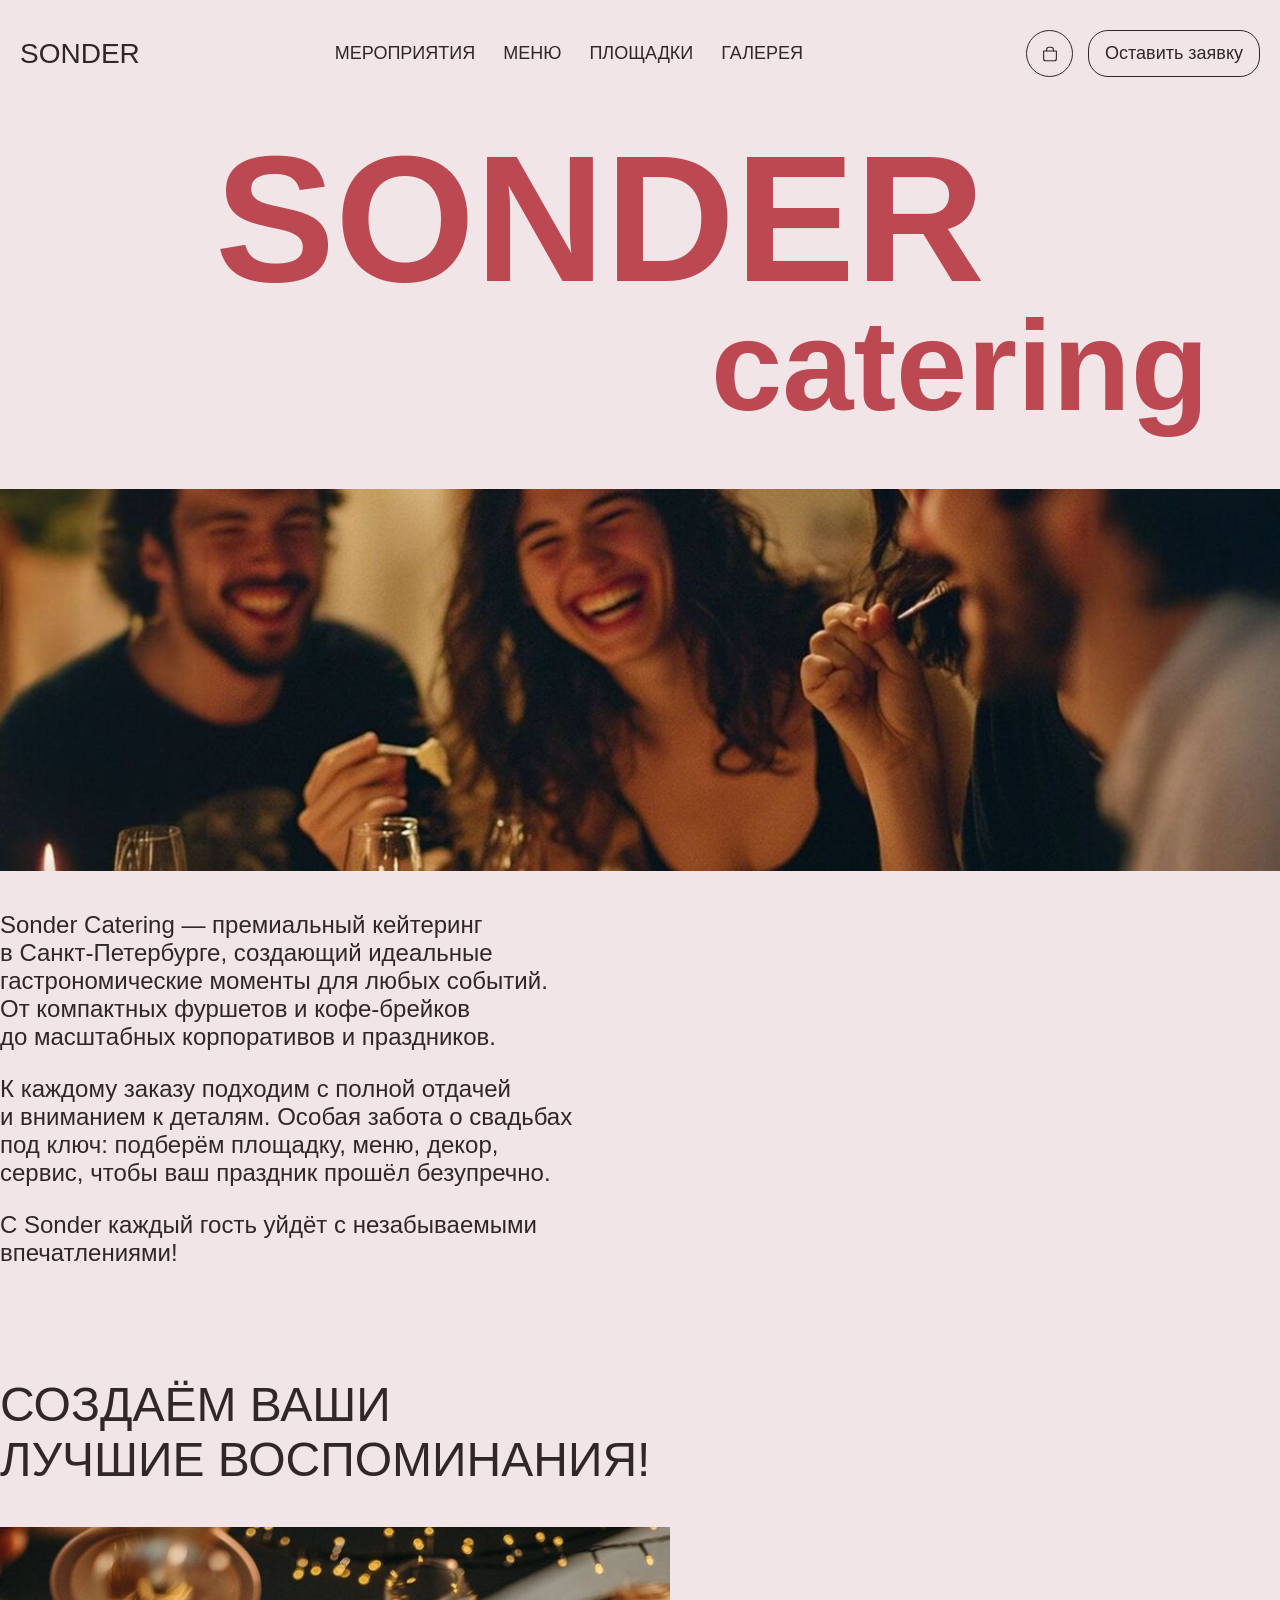
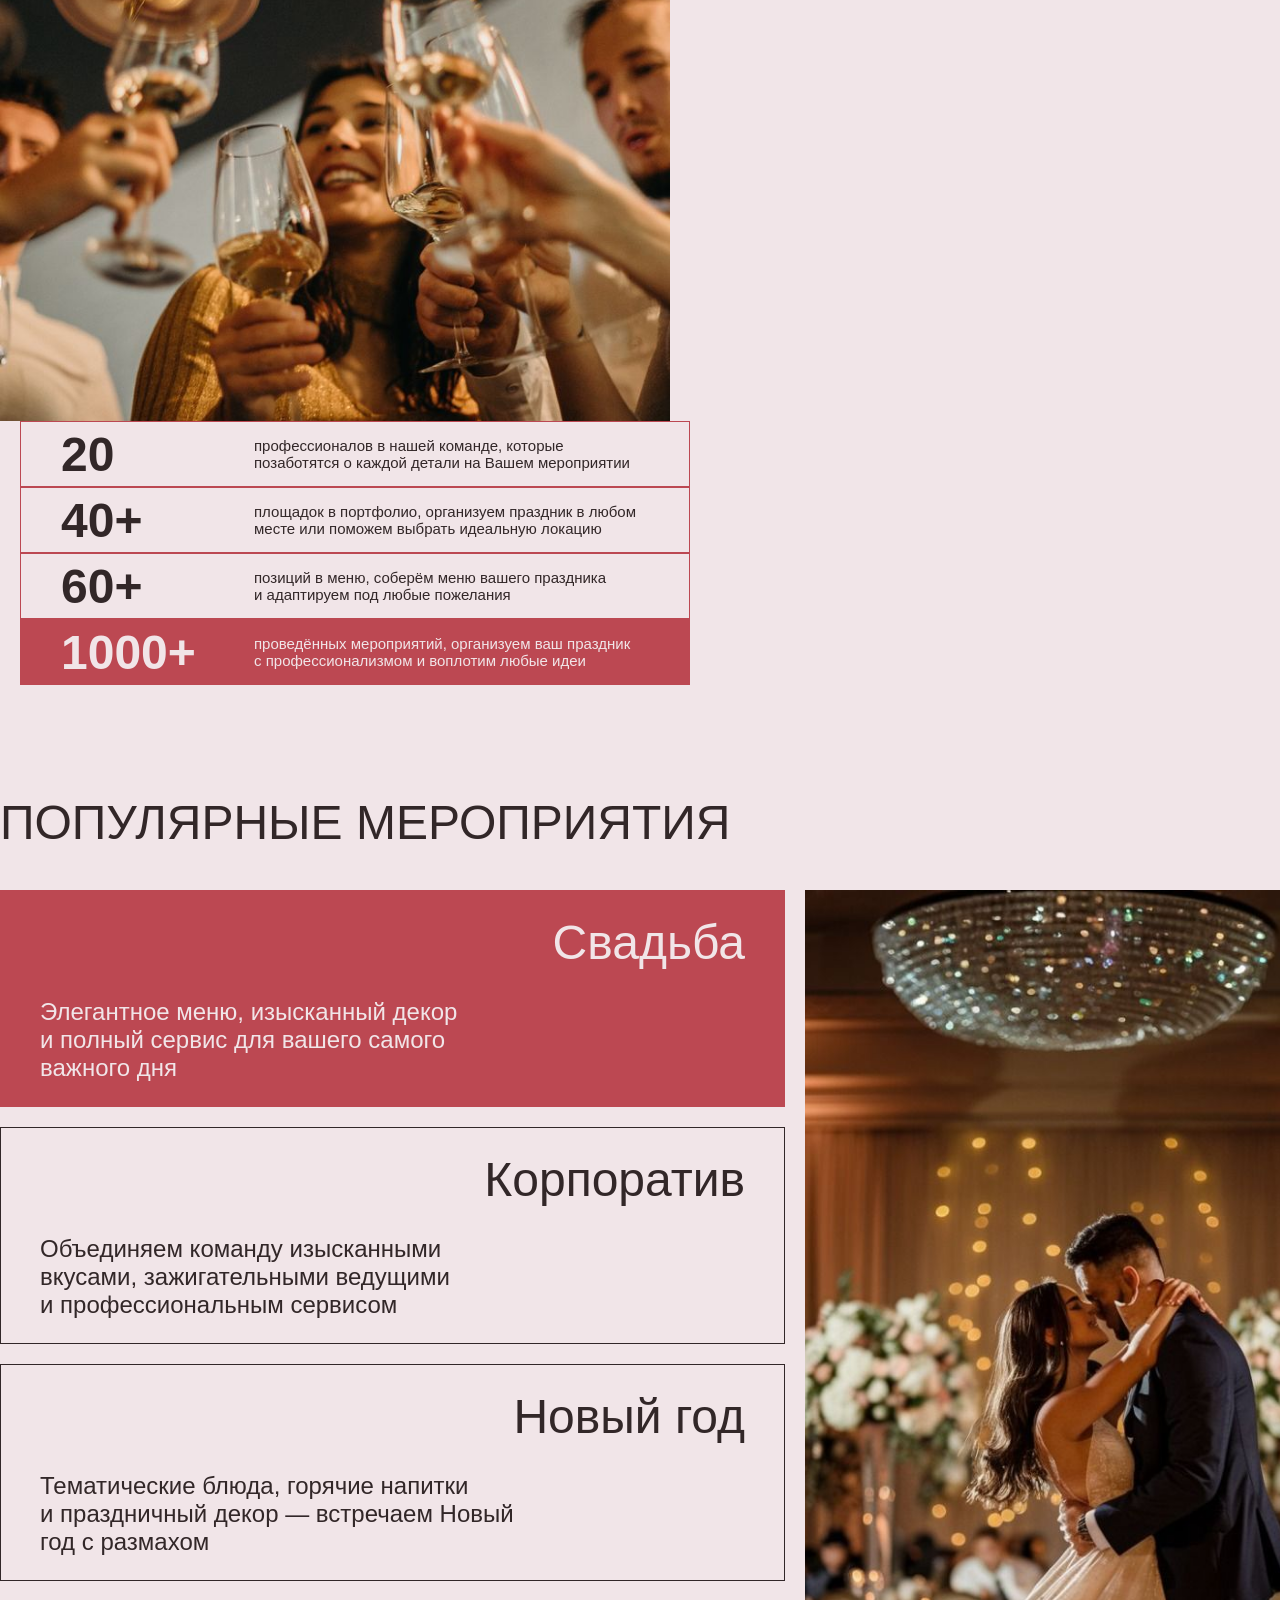
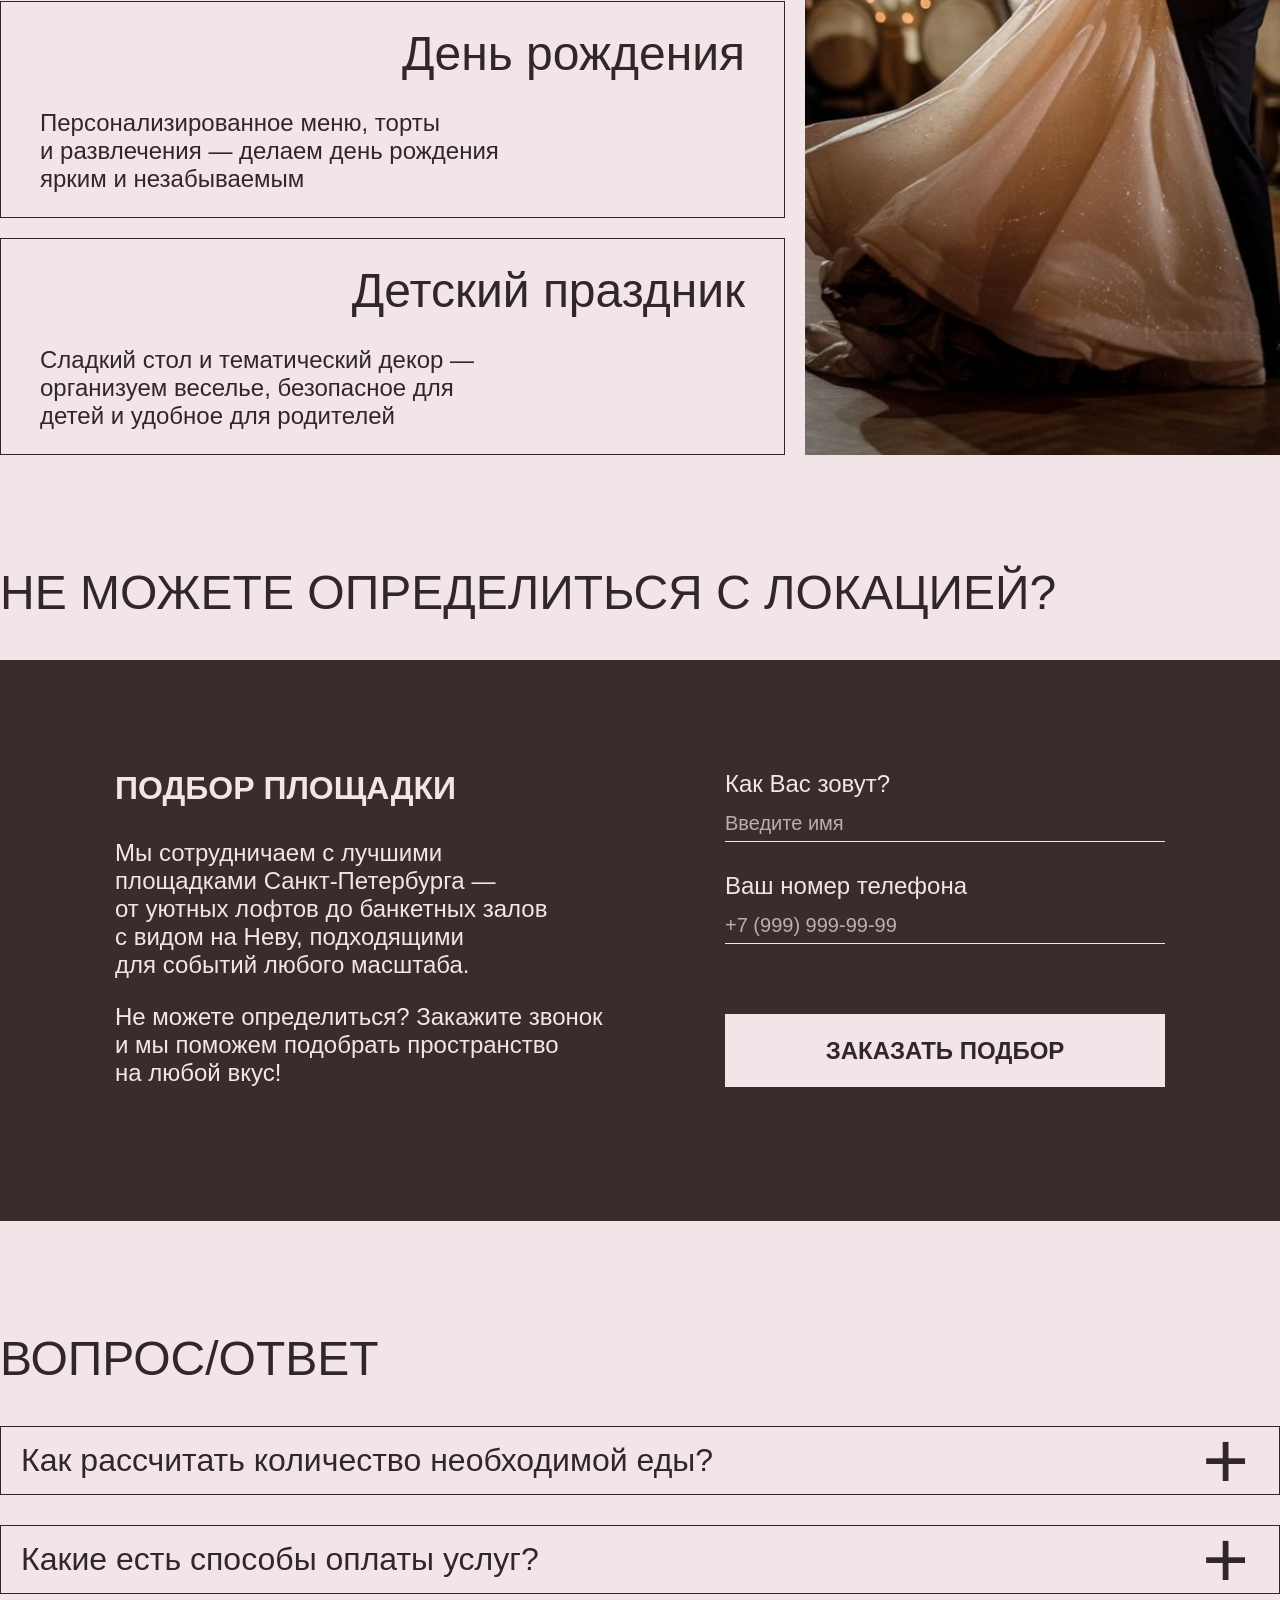
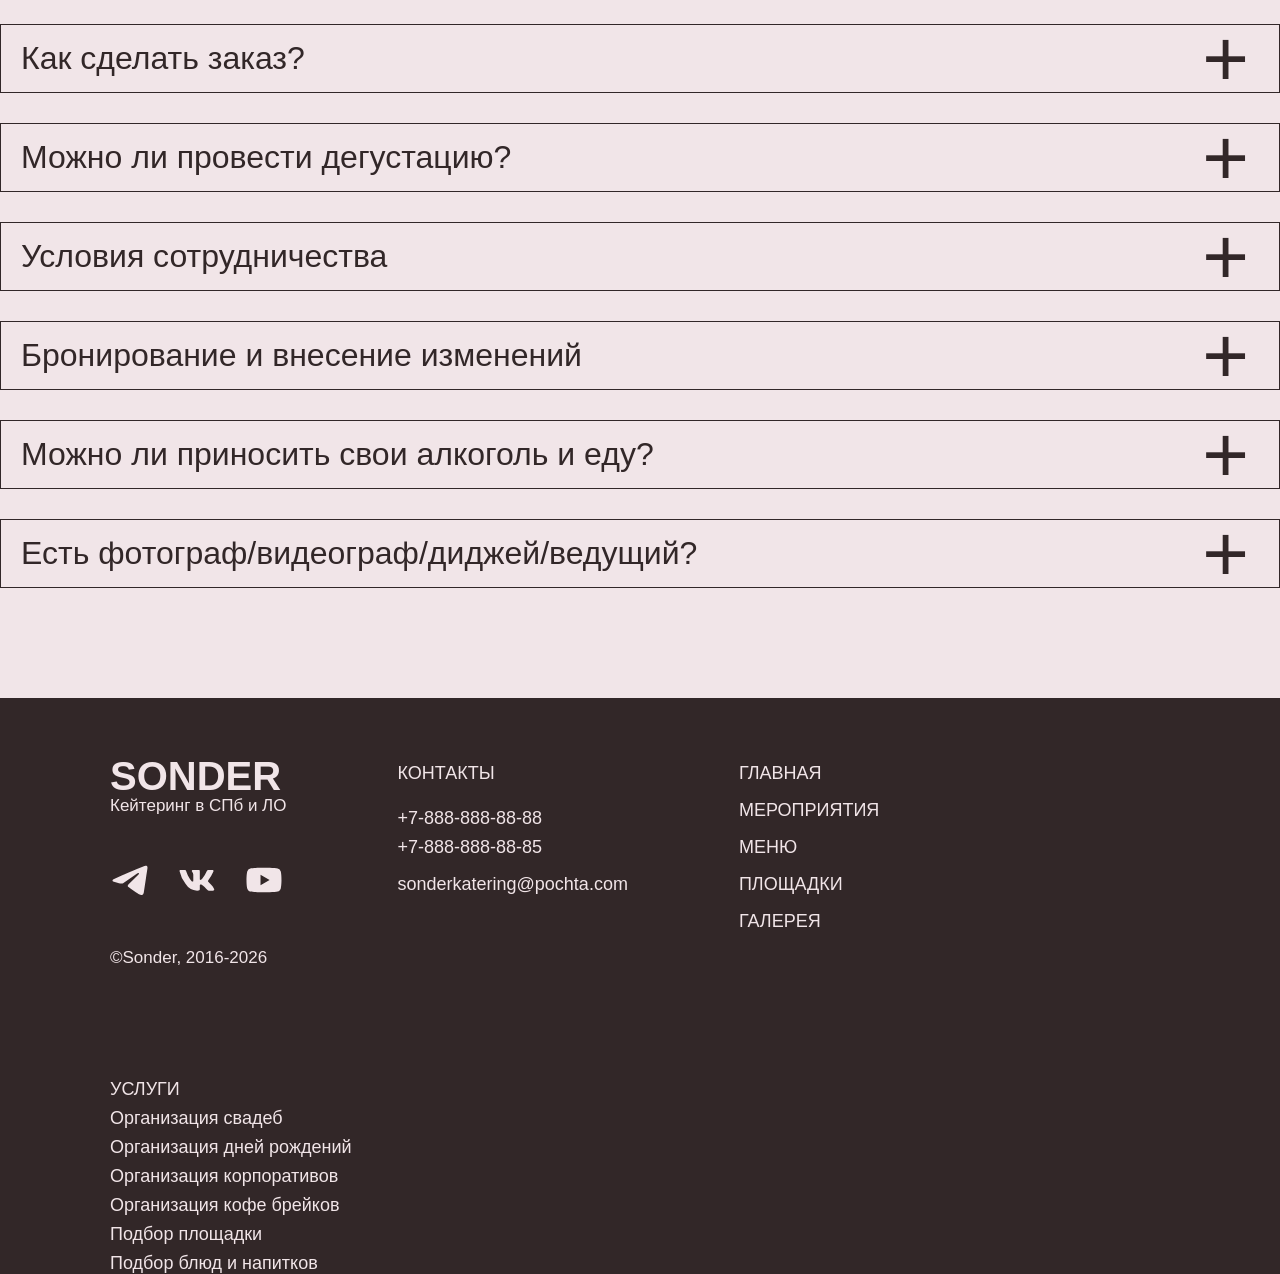
<file: index.html>
<!DOCTYPE html>
<html lang="ru">
<head>
    <meta charset="UTF-8">
    <meta name="viewport" content="width=device-width, initial-scale=1.0">
    <title>Sonder</title>
    <link rel="stylesheet" href="styles/index.css">
</head>
<body>

    <header>
        <div class="logo">SONDER</div>
        <nav class="nav">
            <a href="events.html">МЕРОПРИЯТИЯ</a>
            <a href="menu.html">МЕНЮ</a>
            <a href="#">ПЛОЩАДКИ</a>
            <a href="#">ГАЛЕРЕЯ</a>
        </nav>
        <div class="circle">
            <svg class="icon-cart" width="18" height="18" viewBox="0 0 24 24" fill="none" xmlns="http://www.w3.org/2000/svg">
                <path d="M3.5 8H20.5V18.26C20.5 21 17.77 21 17.77 21H6.25C3.51 21 3.5 18.26 3.5 18.26V8Z" 
                    stroke="currentColor" stroke-width="1.5" stroke-linecap="round" stroke-linejoin="round"/>
                <path d="M7.5 8V6C7.5 4.34315 8.84315 3 10.5 3H13.5C15.1569 3 16.5 4.34315 16.5 6V8" 
                    stroke="currentColor" stroke-width="1.5" stroke-linecap="round" stroke-linejoin="round"/>
            </svg>
        </div>
        <a href="#" class="button" id="openPopup">Оставить заявку</a>
    </header>
    
    <section class="hero">
        <div class="hero-content">
            <h1 class="hero-title">
                <span class="hero-title-sonder">SONDER</span>
                <span class="hero-title-catering">catering</span>
            </h1>
        </div>
    </section>

    <div class="content-container">
        <img src="img/main1.jpg" alt="Sonder Catering" class="content-image">
        <div class="content-text">
            <p class="content-paragraph">Sonder Catering — премиальный кейтеринг<br>в Санкт-Петербурге, создающий идеальные<br>гастрономические моменты для любых событий.<br>От компактных фуршетов и кофе-брейков<br>до масштабных корпоративов и праздников.</p>
            <p class="content-paragraph">К каждому заказу подходим с полной отдачей<br>и вниманием к деталям. Особая забота о свадьбах<br>под ключ: подберём площадку, меню, декор,<br>сервис, чтобы ваш праздник прошёл безупречно.</p>
            <p class="content-paragraph">С Sonder каждый гость уйдёт с незабываемыми<br>впечатлениями!</p>
        </div>
    </div>

    <section class="memory-section">
        <div class="memory-container">
            <h2 class="memory-title">СОЗДАЁМ ВАШИ<br>ЛУЧШИЕ ВОСПОМИНАНИЯ!</h2>
            <div class="memory-content">
                <img src="img/main2.jpg" alt="Sonder event" class="memory-image">
                <div class="memory-cards">
                    <div class="memory-card">
                        <div class="card-number">20</div>
                        <div class="card-text">
                            профессионалов в нашей команде, которые<br>
                            позаботятся о каждой детали на Вашем мероприятии
                        </div>
                    </div>
                    <div class="memory-card">
                        <div class="card-number">40+</div>
                        <div class="card-text">
                            площадок в портфолио, организуем праздник в любом<br>
                            месте или поможем выбрать идеальную локацию
                        </div>
                    </div>
                    <div class="memory-card">
                        <div class="card-number">60+</div>
                        <div class="card-text">
                            позиций в меню, соберём меню вашего праздника<br>
                            и адаптируем под любые пожелания
                        </div>
                    </div>
                    <div class="memory-card">
                        <div class="card-number">1000+</div>
                        <div class="card-text">
                            проведённых мероприятий, организуем ваш праздник<br>
                            с профессионализмом и воплотим любые идеи
                        </div>
                    </div>
                </div>
            </div>
        </div>
    </section>

    <section class="events-section">
        <div class="events-container">
            <h2 class="events-title">ПОПУЛЯРНЫЕ МЕРОПРИЯТИЯ</h2>
            <div class="events-content">
                <div class="events-cards">
                    <div class="event-card">
                        <div class="event-name">Свадьба</div>
                        <div class="event-text">
                            Элегантное меню, изысканный декор<br>и полный сервис для вашего самого<br>важного дня
                        </div>
                    </div>
                    <div class="event-card">
                        <div class="event-name">Корпоратив</div>
                        <div class="event-text">
                            Объединяем команду изысканными<br>вкусами, зажигательными ведущими<br>и профессиональным сервисом
                        </div>
                    </div>
                    <div class="event-card">
                        <div class="event-name">Новый год</div>
                        <div class="event-text">
                            Тематические блюда, горячие напитки<br>и праздничный декор — встречаем Новый<br>год с размахом
                        </div>
                    </div>
                    <div class="event-card">
                        <div class="event-name">День рождения</div>
                        <div class="event-text">
                            Персонализированное меню, торты<br>и развлечения — делаем день рождения<br>ярким и незабываемым
                        </div>
                    </div>
                    <div class="event-card">
                        <div class="event-name">Детский праздник</div>
                        <div class="event-text">
                            Сладкий стол и тематический декор —<br>организуем веселье, безопасное для<br>детей и удобное для родителей
                        </div>
                    </div>
                </div>
                <img src="img/wedding.jpg" alt="events" class="events-image">
            </div>
        </div>
    </section>

    <section class="location-section">
        <div class="container">
            <h2 class="location-title">НЕ МОЖЕТЕ ОПРЕДЕЛИТЬСЯ С ЛОКАЦИЕЙ?</h2>
            <div class="location-box">
                <div class="location-text">
                    <h3 class="location-subtitle">ПОДБОР ПЛОЩАДКИ</h3>
                    <p class="location-description1">
                        Мы сотрудничаем с лучшими<br>площадками Санкт-Петербурга —<br>
                        от уютных лофтов до банкетных залов<br>с видом на Неву, подходящими<br>
                        для событий любого масштаба.
                    </p>
                    <p class="location-description2">
                        Не можете определиться? Закажите звонок<br>
                        и мы поможем подобрать пространство<br>на любой вкус!
                    </p>
                </div>
                <div class="location-form">
                    <div class="form-group">
                        <label>Как Вас зовут?</label>
                        <input type="text" placeholder="Введите имя">
                    </div>
                    <div class="form-group">
                        <label>Ваш номер телефона</label>
                        <input type="text" placeholder="+7 (999) 999-99-99">
                    </div>
                    <button class="location-button">
                        ЗАКАЗАТЬ ПОДБОР
                    </button>
                </div>
            </div>
        </div>
    </section>


    <section class="faq-section">
        <div class="container">
            <h2 class="faq-title">ВОПРОС/ОТВЕТ</h2>
            <div class="faq-cards">
                <div class="faq-card">
                    <span class="faq-question">Как рассчитать количество необходимой еды?</span>
                    <span class="faq-icon">+</span>
                </div>
                <div class="faq-card">
                    <span class="faq-question">Какие есть способы оплаты услуг?</span>
                    <span class="faq-icon">+</span>
                </div>
                <div class="faq-card">
                    <span class="faq-question">Как сделать заказ?</span>
                    <span class="faq-icon">+</span>
                </div>
                <div class="faq-card">
                    <span class="faq-question">Можно ли провести дегустацию?</span>
                    <span class="faq-icon">+</span>
                </div>
                <div class="faq-card">
                    <span class="faq-question">Условия сотрудничества</span>
                    <span class="faq-icon">+</span>
                </div>
                <div class="faq-card">
                    <span class="faq-question">Бронирование и внесение изменений</span>
                    <span class="faq-icon">+</span>
                </div>
                <div class="faq-card">
                    <span class="faq-question">Можно ли приносить свои алкоголь и еду?</span>
                    <span class="faq-icon">+</span>
                </div>
                <div class="faq-card">
                    <span class="faq-question">Есть фотограф/видеограф/диджей/ведущий?</span>
                    <span class="faq-icon">+</span>
                </div>
            </div>
        </div>
    </section>

    <script src="js/index.js" defer></script>
    <script src="js/pop-ups.js" defer></script>

    <footer class="footer">
        <div class="footer-container">
            <div class="footer-column footer-brand">
                <div class="footer-logo">SONDER</div>
                <div class="footer-subtitle">Кейтеринг в СПб и ЛО</div>
                <div class="footer-socials">
                    <svg class="social-icon" xmlns="http://www.w3.org/2000/svg" viewBox="0 0 48 48">
                        <path fill="currentColor" d="M41.4193 7.30899C41.4193 7.30899 45.3046 5.79399 44.9808 9.47328C44.8729 10.9883 43.9016 16.2908 43.1461 22.0262L40.5559 39.0159C40.5559 39.0159 40.3401 41.5048 38.3974 41.9377C36.4547 42.3705 33.5408 40.4227 33.0011 39.9898C32.5694 39.6652 24.9068 34.7955 22.2086 32.4148C21.4531 31.7655 20.5897 30.4669 22.3165 28.9519L33.6487 18.1305C34.9438 16.8319 36.2389 13.8019 30.8426 17.4812L15.7331 27.7616C15.7331 27.7616 14.0063 28.8437 10.7686 27.8698L3.75342 25.7055C3.75342 25.7055 1.16321 24.0823 5.58815 22.459C16.3807 17.3729 29.6555 12.1786 41.4193 7.30899Z"/>
                    </svg>
                    <svg class="social-icon" xmlns="http://www.w3.org/2000/svg" viewBox="0 0 24 24">
                        <path fill="currentColor" d="M21.504 18.381h-2.282c-.863 0-1.123-.699-2.67-2.247c-1.352-1.303-1.923-1.465-2.265-1.465c-.473 0-.602.13-.602.781v2.052c0 .555-.18.88-1.63.88a8.9 8.9 0 0 1-6.955-4.17a18.2 18.2 0 0 1-3.6-7.558c0-.342.13-.652.782-.652h2.28c.586 0 .797.261 1.027.864c1.107 3.258 2.996 6.092 3.763 6.092c.294 0 .422-.13.422-.863V8.739c-.097-1.531-.91-1.66-.91-2.214a.563.563 0 0 1 .585-.523h3.584c.49 0 .652.244.652.83v4.53c0 .489.21.651.358.651c.294 0 .52-.162 1.059-.7a18.8 18.8 0 0 0 2.802-4.66a.98.98 0 0 1 .993-.65h2.281c.684 0 .829.342.684.83a28.5 28.5 0 0 1-3.062 5.262c-.246.375-.344.57 0 1.01c.226.342 1.026 1.01 1.563 1.645c.782.78 1.431 1.682 1.922 2.67c.196.636-.131.961-.782.961"/>
                    </svg>
                    <svg class="social-icon" xmlns="http://www.w3.org/2000/svg" viewBox="0 0 1024 1024">
                        <path fill="currentColor" d="M941.3 296.1a112.3 112.3 0 0 0-79.2-79.3C792.2 198 512 198 512 198s-280.2 0-350.1 18.7A112.12 112.12 0 0 0 82.7 296C64 366 64 512 64 512s0 146 18.7 215.9c10.3 38.6 40.7 69 79.2 79.3C231.8 826 512 826 512 826s280.2 0 350.1-18.8c38.6-10.3 68.9-40.7 79.2-79.3C960 658 960 512 960 512s0-146-18.7-215.9M423 646V378l232 133z"/>
                    </svg>
                </div>
                <div class="footer-copy">©Sonder, 2016-2026</div>
            </div>
            <div class="footer-column">
                <div class="footer-title">КОНТАКТЫ</div>
                <div class="footer-text">+7-888-888-88-88</div>
                <div class="footer-text small-gap">+7-888-888-88-85</div>
                <div class="footer-text email">sonderkatering@pochta.com</div>
            </div>
            <div class="footer-column footer-menu">
                <div class="last-column"><a href = "index.html">ГЛАВНАЯ</a></div>
                <div class="last-column"><a href = "events.html">МЕРОПРИЯТИЯ</a></div>
                <div class="last-column"><a href = "menu.html">МЕНЮ</a></div>
                <div class="last-column"><a href = "#">ПЛОЩАДКИ</a></div>
                <div class="last-column"><a href = "#">ГАЛЕРЕЯ</a></div>
            </div>
            <div class="footer-column">
                <div class="footer-title">УСЛУГИ</div>
                <div class="footer-service">Организация свадеб</div>
                <div class="footer-service">Организация дней рождений</div>
                <div class="footer-service">Организация корпоративов</div>
                <div class="footer-service">Организация кофе брейков</div>
                <div class="footer-service">Подбор площадки</div>
                <div class="footer-service">Подбор блюд и напитков</div>
            </div>
        </div>
    </footer>

    <div class="overlay" id="overlay">
        <div class="success-popup">
            <div class="close-popup" id="closePopup2">+</div>
        
            <h2>ВАША ЗАЯВКА ОТПРАВЛЕНА!</h2>
            <p>
                менеджер перезвонит Вам в течение дня для предварительного расчета<br>
                стоимости и уточнения нюансов Вашего мероприятия
            </p>
        </div>
    </div>
    
    <div class="overlay" id="popupOverlay">
        <div class="popup">
            <div class="popup-close" id="closePopup1">+</div>
            <h2 class="popup-title">ОСТАВИТЬ ЗАЯВКУ</h2>
            <div class="popup-form">
                <div class="form-field">
                    <label>Как Вас зовут?</label>
                    <input type="text" placeholder="Введите имя">
                    <div class="line"></div>
                </div>
                <div class="form-field">
                    <label>Ваш номер телефона</label>
                    <input type="text" placeholder="+7 (777) 777-77-77">
                    <div class="line"></div>
                </div>
            </div>
            <button class="popup-button" id="submitPopup1">ОТПРАВИТЬ</button>
        </div>
    </div>

</body>
</html>
</file>
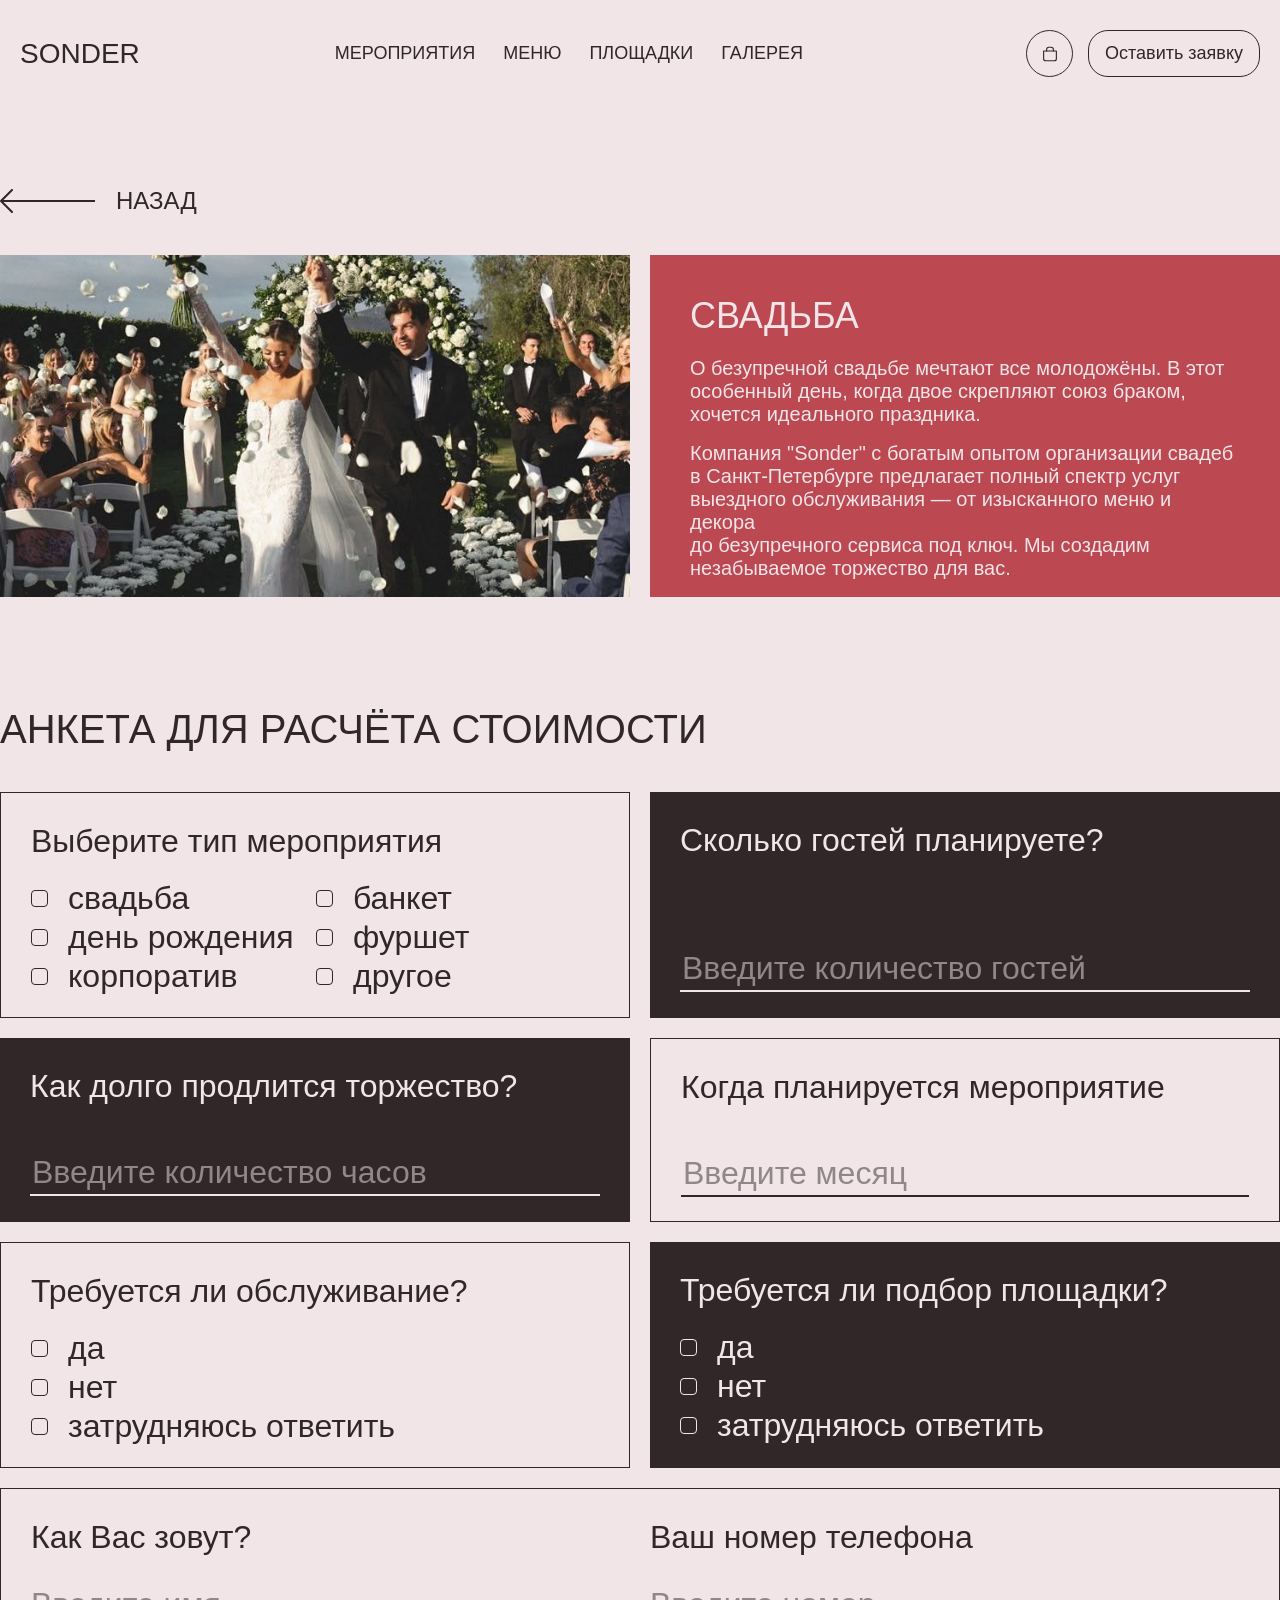
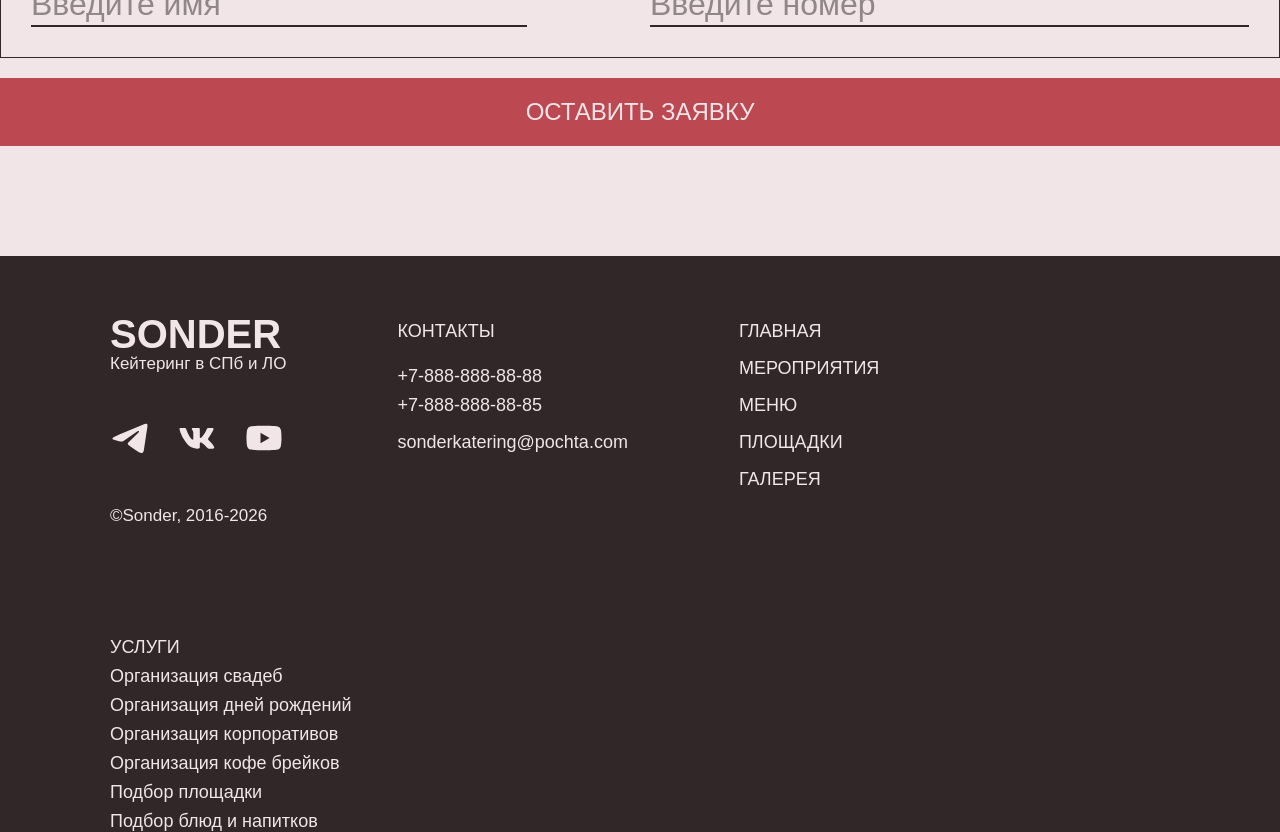
<file: about-event.html>
<!DOCTYPE html>
<html lang="ru">
<head>
    <meta charset="UTF-8">
    <meta name="viewport" content="width=device-width, initial-scale=1.0">
    <title>Sonder event</title>
    <link rel="stylesheet" href="styles/about-event.css">
</head>
<body>

    <header>
        <div class="logo"><a href="index.html">SONDER</a></div>
        <nav class="nav">
            <a href="events.html">МЕРОПРИЯТИЯ</a>
            <a href="menu.html">МЕНЮ</a>
            <a href="#">ПЛОЩАДКИ</a>
            <a href="#">ГАЛЕРЕЯ</a>
        </nav>
        <div class="circle">
            <svg class="icon-cart" width="18" height="18" viewBox="0 0 24 24" fill="none" xmlns="http://www.w3.org/2000/svg">
                <path d="M3.5 8H20.5V18.26C20.5 21 17.77 21 17.77 21H6.25C3.51 21 3.5 18.26 3.5 18.26V8Z" 
                      stroke="currentColor" stroke-width="1.5" stroke-linecap="round" stroke-linejoin="round"/>
                <path d="M7.5 8V6C7.5 4.34315 8.84315 3 10.5 3H13.5C15.1569 3 16.5 4.34315 16.5 6V8" 
                      stroke="currentColor" stroke-width="1.5" stroke-linecap="round" stroke-linejoin="round"/>
            </svg>
        </div>
        <a href="#" class="button" id="openPopup">Оставить заявку</a>
    </header>
    
    <section class="about-event">
        <div class="about-grid-container">
            <div class="back-wrapper">
                <a href="events.html" class="back-link">
                    <svg class="back-arrow" width="95" height="24" viewBox="0 0 95 24" fill="none" xmlns="http://www.w3.org/2000/svg">
                        <path d="M95 12H1M1 12L12 1M1 12L12 23" stroke="currentColor" stroke-width="2" stroke-linecap="round" stroke-linejoin="round"/>
                    </svg>
                    <span class="back-text">НАЗАД</span>
                </a>
            </div>

            <div class="event-image">
                <img src="img/wedding2.jpg" alt="Свадьба">
            </div>

            <div class="event-description-card">
                <h2>СВАДЬБА</h2>
                <p class="description-lead">
                    О безупречной свадьбе мечтают все молодожёны. В этот<br>
                    особенный день, когда двое скрепляют союз браком,<br>
                    хочется идеального праздника.
                </p>
                <p class="description-main">
                    Компания "Sonder" с богатым опытом организации свадеб<br>
                    в Санкт-Петербурге предлагает полный спектр услуг<br>
                    выездного обслуживания — от изысканного меню и декора<br>
                    до безупречного сервиса под ключ. Мы создадим<br>
                    незабываемое торжество для вас.
                </p>
            </div>
        </div>
    </section>

    <section class="quiz-section">
        <div class="about-grid-container">
            <h2 class="quiz-title">АНКЕТА ДЛЯ РАСЧЁТА СТОИМОСТИ</h2>
            <div class="quiz-card border-card row1-col1 h-226">
                <h3>Выберите тип мероприятия</h3>
                <div class="checkbox-group two-columns">
                    <div class="check-item"><div class="box"></div><span>свадьба</span></div>
                    <div class="check-item"><div class="box"></div><span>банкет</span></div>
                    <div class="check-item"><div class="box"></div><span>день рождения</span></div>
                    <div class="check-item"><div class="box"></div><span>фуршет</span></div>
                    <div class="check-item"><div class="box"></div><span>корпоратив</span></div>
                    <div class="check-item"><div class="box"></div><span>другое</span></div>
                </div>
            </div>
            <div class="quiz-card brown-card row1-col2 h-226">
                <h3 class="light-text">Сколько гостей планируете?</h3>
                <div class="input-wrapper mt-90">
                    <input type="text" placeholder="Введите количество гостей" class="light-input">
                    <div class="line light-line"></div>
                </div>
            </div>
            <div class="quiz-card brown-card row2-col1 h-184">
                <h3 class="light-text">Как долго продлится торжество?</h3>
                <div class="input-wrapper mt-48">
                    <input type="text" placeholder="Введите количество часов" class="light-input">
                    <div class="line light-line"></div>
                </div>
            </div>
            <div class="quiz-card border-card row2-col2 h-184">
                <h3>Когда планируется мероприятие</h3>
                <div class="input-wrapper mt-48">
                    <input type="text" placeholder="Введите месяц" class="dark-input">
                    <div class="line dark-line"></div>
                </div>
            </div>
            <div class="quiz-card border-card row3-col1 h-226">
                <h3>Требуется ли обслуживание?</h3>
                <div class="checkbox-group one-column mt-20">
                    <div class="check-item"><div class="box"></div><span>да</span></div>
                    <div class="check-item"><div class="box"></div><span>нет</span></div>
                    <div class="check-item"><div class="box"></div><span>затрудняюсь ответить</span></div>
                </div>
            </div>
            <div class="quiz-card brown-card row3-col2 h-226">
                <h3 class="light-text">Требуется ли подбор площадки?</h3>
                <div class="checkbox-group one-column mt-20">
                    <div class="check-item"><div class="box2"></div><span>да</span></div>
                    <div class="check-item"><div class="box2"></div><span>нет</span></div>
                    <div class="check-item"><div class="box2"></div><span>затрудняюсь ответить</span></div>
                </div>
            </div>
            <div class="quiz-card border-card row4-full h-167">
                <div class="contact-grid">
                    <div class="contact-field field-name">
                        <h3>Как Вас зовут?</h3>
                        <input type="text" placeholder="Введите имя" class="dark-input">
                        <div class="line dark-line"></div>
                    </div>
                    <div class="contact-field field-phone">
                        <h3>Ваш номер телефона</h3>
                        <input type="text" placeholder="Введите номер" class="dark-input">
                        <div class="line dark-line"></div>
                    </div>
                </div>
            </div>
            <div class="submit-button-wrapper">
                <button class="submit-button" id="submitQuiz">ОСТАВИТЬ ЗАЯВКУ</button>
            </div>
        </div>
    </section>

    <script src="js/about-event.js" defer></script>
    <script src="js/pop-ups.js" defer></script>

    <footer class="footer">
        <div class="footer-container">
            <div class="footer-column footer-brand">
                <div class="footer-logo">SONDER</div>
                <div class="footer-subtitle">Кейтеринг в СПб и ЛО</div>
                <div class="footer-socials">
                    <svg class="social-icon" xmlns="http://www.w3.org/2000/svg" viewBox="0 0 48 48">
                        <path fill="currentColor" d="M41.4193 7.30899C41.4193 7.30899 45.3046 5.79399 44.9808 9.47328C44.8729 10.9883 43.9016 16.2908 43.1461 22.0262L40.5559 39.0159C40.5559 39.0159 40.3401 41.5048 38.3974 41.9377C36.4547 42.3705 33.5408 40.4227 33.0011 39.9898C32.5694 39.6652 24.9068 34.7955 22.2086 32.4148C21.4531 31.7655 20.5897 30.4669 22.3165 28.9519L33.6487 18.1305C34.9438 16.8319 36.2389 13.8019 30.8426 17.4812L15.7331 27.7616C15.7331 27.7616 14.0063 28.8437 10.7686 27.8698L3.75342 25.7055C3.75342 25.7055 1.16321 24.0823 5.58815 22.459C16.3807 17.3729 29.6555 12.1786 41.4193 7.30899Z"/>
                    </svg>
                    <svg class="social-icon" xmlns="http://www.w3.org/2000/svg" viewBox="0 0 24 24">
                        <path fill="currentColor" d="M21.504 18.381h-2.282c-.863 0-1.123-.699-2.67-2.247c-1.352-1.303-1.923-1.465-2.265-1.465c-.473 0-.602.13-.602.781v2.052c0 .555-.18.88-1.63.88a8.9 8.9 0 0 1-6.955-4.17a18.2 18.2 0 0 1-3.6-7.558c0-.342.13-.652.782-.652h2.28c.586 0 .797.261 1.027.864c1.107 3.258 2.996 6.092 3.763 6.092c.294 0 .422-.13.422-.863V8.739c-.097-1.531-.91-1.66-.91-2.214a.563.563 0 0 1 .585-.523h3.584c.49 0 .652.244.652.83v4.53c0 .489.21.651.358.651c.294 0 .52-.162 1.059-.7a18.8 18.8 0 0 0 2.802-4.66a.98.98 0 0 1 .993-.65h2.281c.684 0 .829.342.684.83a28.5 28.5 0 0 1-3.062 5.262c-.246.375-.344.57 0 1.01c.226.342 1.026 1.01 1.563 1.645c.782.78 1.431 1.682 1.922 2.67c.196.636-.131.961-.782.961"/>
                    </svg>
                    <svg class="social-icon" xmlns="http://www.w3.org/2000/svg" viewBox="0 0 1024 1024">
                        <path fill="currentColor" d="M941.3 296.1a112.3 112.3 0 0 0-79.2-79.3C792.2 198 512 198 512 198s-280.2 0-350.1 18.7A112.12 112.12 0 0 0 82.7 296C64 366 64 512 64 512s0 146 18.7 215.9c10.3 38.6 40.7 69 79.2 79.3C231.8 826 512 826 512 826s280.2 0 350.1-18.8c38.6-10.3 68.9-40.7 79.2-79.3C960 658 960 512 960 512s0-146-18.7-215.9M423 646V378l232 133z"/>
                    </svg>
                </div>
                <div class="footer-copy">©Sonder, 2016-2026</div>
            </div>
            <div class="footer-column">
                <div class="footer-title">КОНТАКТЫ</div>
                <div class="footer-text">+7-888-888-88-88</div>
                <div class="footer-text small-gap">+7-888-888-88-85</div>
                <div class="footer-text email">sonderkatering@pochta.com</div>
            </div>
            <div class="footer-column footer-menu">
                <div class="last-column"><a href = "index.html">ГЛАВНАЯ</a></div>
                <div class="last-column"><a href = "events.html">МЕРОПРИЯТИЯ</a></div>
                <div class="last-column"><a href = "menu.html">МЕНЮ</a></div>
                <div class="last-column"><a href = "#">ПЛОЩАДКИ</a></div>
                <div class="last-column"><a href = "#">ГАЛЕРЕЯ</a></div>
            </div>
            <div class="footer-column">
                <div class="footer-title">УСЛУГИ</div>
                <div class="footer-service">Организация свадеб</div>
                <div class="footer-service">Организация дней рождений</div>
                <div class="footer-service">Организация корпоративов</div>
                <div class="footer-service">Организация кофе брейков</div>
                <div class="footer-service">Подбор площадки</div>
                <div class="footer-service">Подбор блюд и напитков</div>
            </div>
        </div>
    </footer>

    <div class="overlay" id="overlay">
        <div class="success-popup">
            <div class="close-popup" id="closePopup2">+</div>
            <h2>ВАША ЗАЯВКА ОТПРАВЛЕНА!</h2>
            <p>
                менеджер перезвонит Вам в течение дня для предварительного расчета<br>
                стоимости и уточнения нюансов Вашего мероприятия
            </p>
        </div>
    </div>



    <div class="overlay" id="popupOverlay">
        <div class="popup">
            <div class="popup-close" id="closePopup1">+</div>
            <h2 class="popup-title">ОСТАВИТЬ ЗАЯВКУ</h2>
            <div class="popup-form">
                <div class="form-field">
                    <label>Как Вас зовут?</label>
                    <input type="text" placeholder="Введите имя">
                    <div class="line2"></div>
                </div>
                <div class="form-field">
                    <label>Ваш номер телефона</label>
                    <input type="text" placeholder="+7 (777) 777-77-77">
                    <div class="line2"></div>
                </div>
            </div>
            <button class="popup-button" id="submitPopup1">ОТПРАВИТЬ</button>
        </div>
    </div>

</body>
</html>
</file>
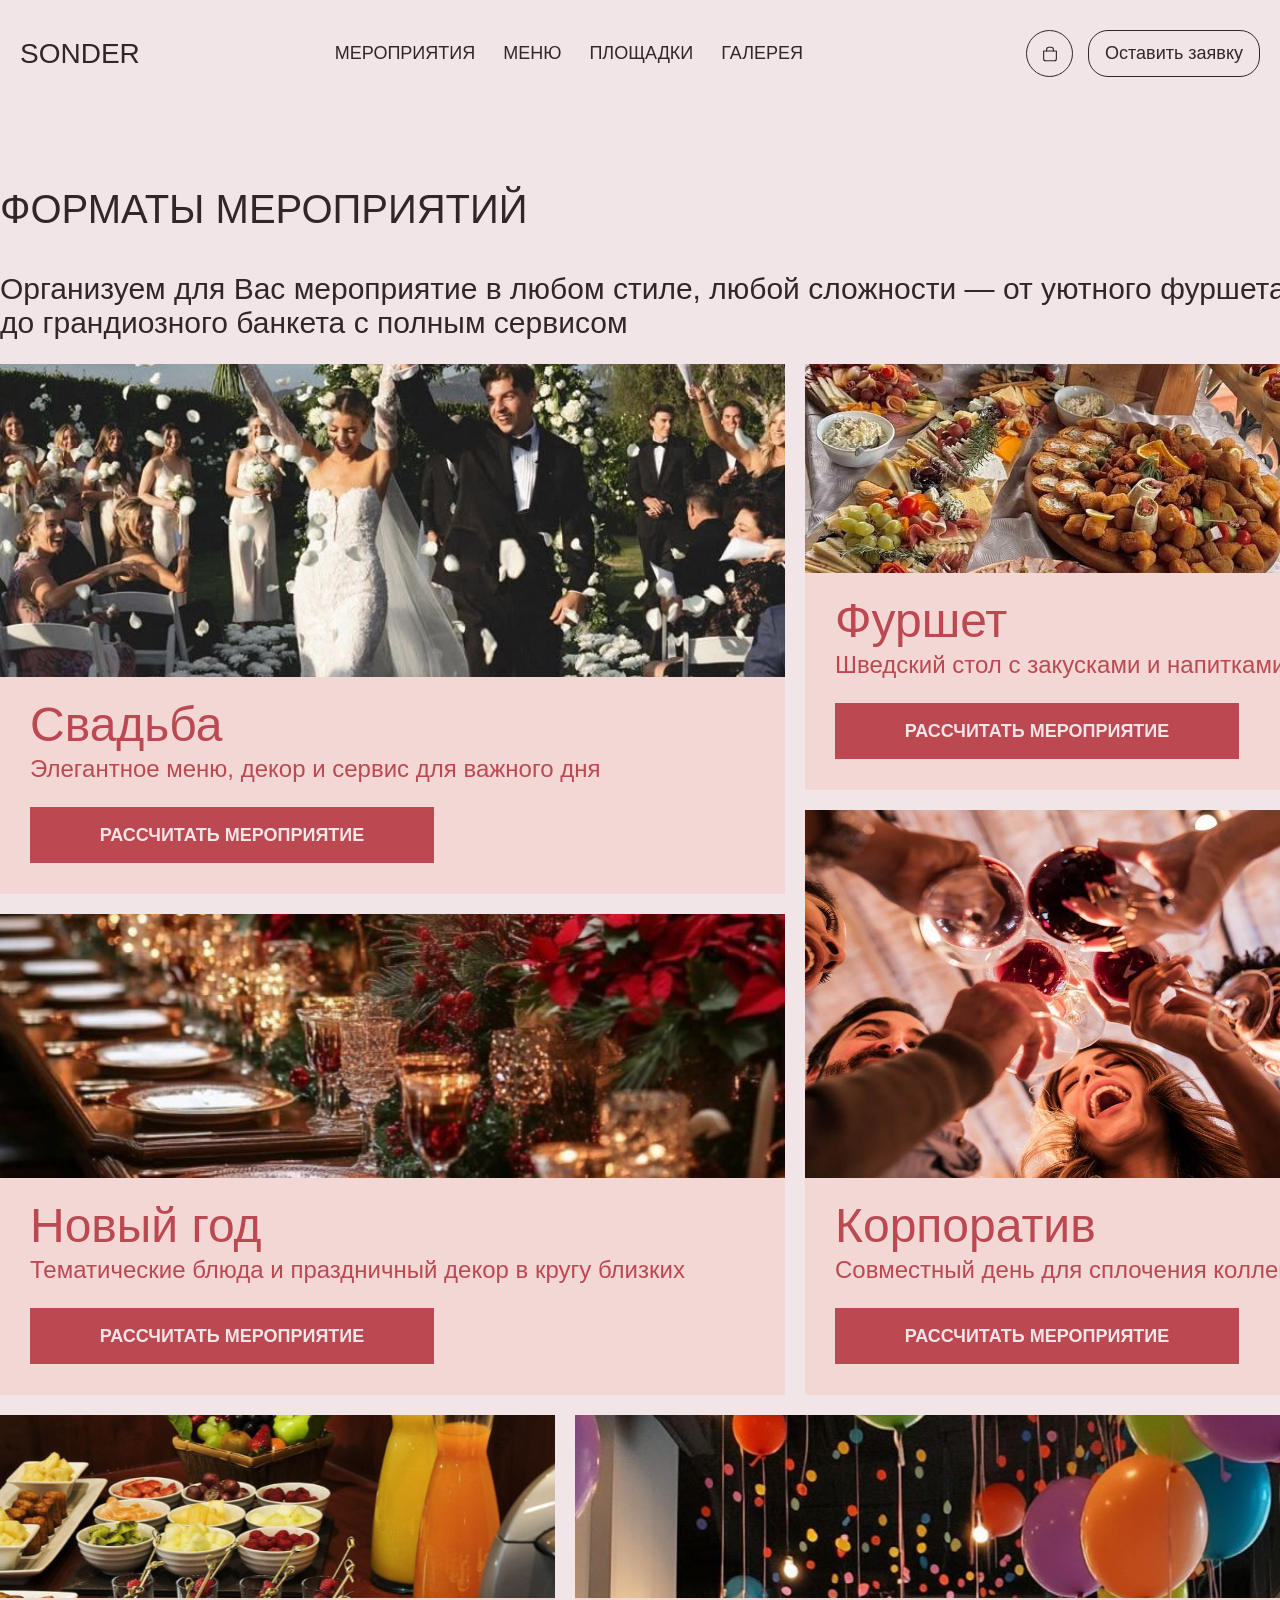
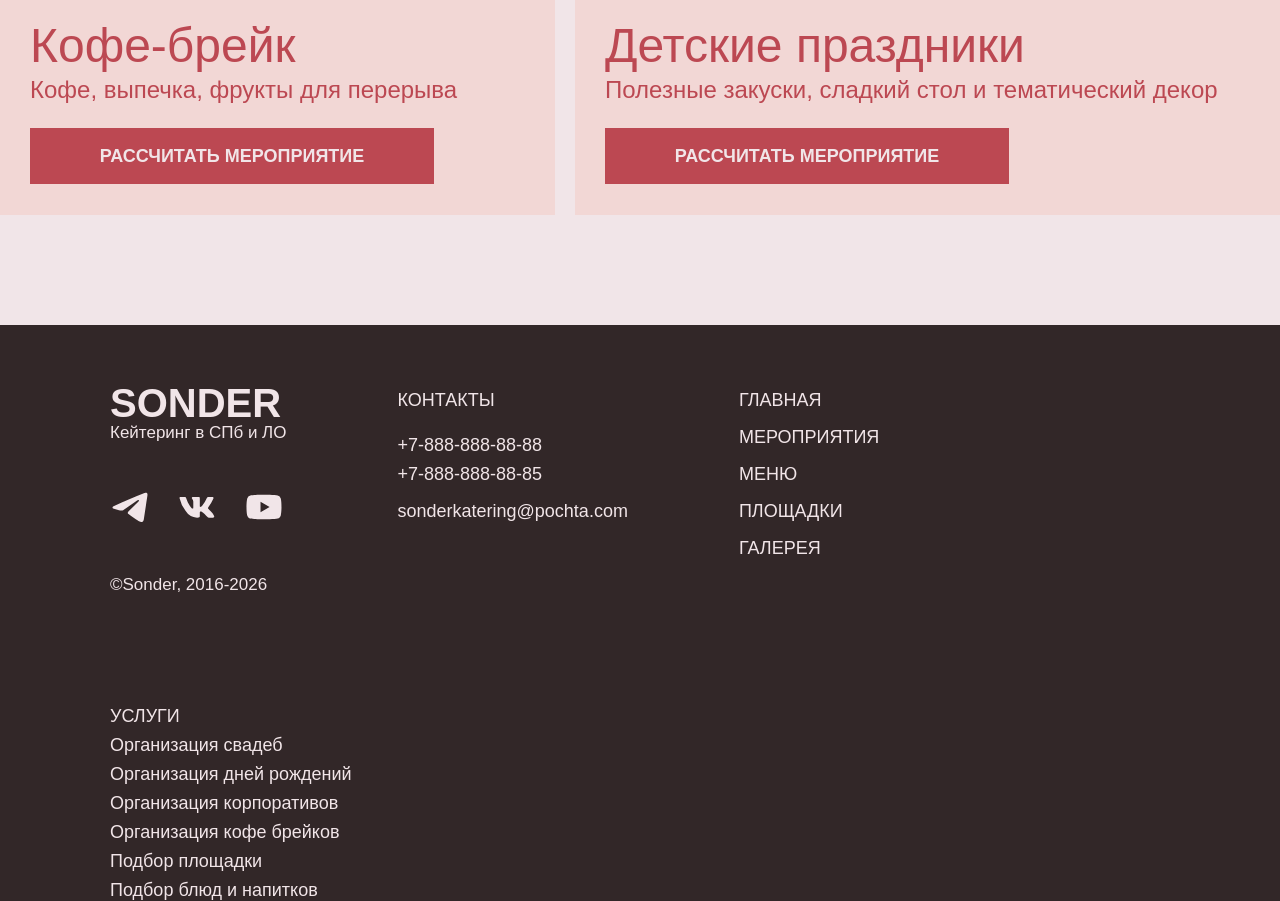
<file: events.html>
<!DOCTYPE html>
<html lang="ru">
<head>
    <meta charset="UTF-8">
    <meta name="viewport" content="width=device-width, initial-scale=1.0">
    <title>Sonder events</title>
    <link rel="stylesheet" href="styles/events.css">
</head>
<body>

    <header>
        <div class="logo"><a href="index.html">SONDER</a></div>
        <nav class="nav">
            <a href="events.html">МЕРОПРИЯТИЯ</a>
            <a href="menu.html">МЕНЮ</a>
            <a href="#">ПЛОЩАДКИ</a>
            <a href="#">ГАЛЕРЕЯ</a>
        </nav>
        <div class="circle">
            <svg class="icon-cart" width="18" height="18" viewBox="0 0 24 24" fill="none" xmlns="http://www.w3.org/2000/svg">
                <path d="M3.5 8H20.5V18.26C20.5 21 17.77 21 17.77 21H6.25C3.51 21 3.5 18.26 3.5 18.26V8Z" 
                    stroke="currentColor" stroke-width="1.5" stroke-linecap="round" stroke-linejoin="round"/>
                <path d="M7.5 8V6C7.5 4.34315 8.84315 3 10.5 3H13.5C15.1569 3 16.5 4.34315 16.5 6V8" 
                    stroke="currentColor" stroke-width="1.5" stroke-linecap="round" stroke-linejoin="round"/>
            </svg>
        </div>
        <a href="#" class="button" id="openPopup">Оставить заявку</a>
    </header>

    <div class="container-grid">
        <section class="events-formats">
            <div class="events-grid">
                <h1 class="formats-title">ФОРМАТЫ МЕРОПРИЯТИЙ</h1>
                <p class="formats-text">
                    Организуем для Вас мероприятие в любом стиле, любой сложности — 
                    от уютного фуршета<br>
                    до грандиозного банкета с полным сервисом
                </p>
                <div class="events-cards">
                    <div class="event-card card1">
                        <img src="img/wedding2.jpg" alt="wedding" class="card-img">
                        <div class="card-content">
                            <h2>Свадьба</h2>
                            <p>Элегантное меню, декор и сервис для важного дня</p>
                            <a href="about-event.html" class="calc-btn">РАССЧИТАТЬ МЕРОПРИЯТИЕ</a>
                        </div>
                    </div>
                    <div class="event-card card2">
                        <img src="img/furshet.jpg" alt="furshet" class="card-img">
                        <div class="card-content">
                            <h2>Фуршет</h2>
                            <p>Шведский стол с закусками и напитками</p>
                            <a href="about-event.html" class="calc-btn">РАССЧИТАТЬ МЕРОПРИЯТИЕ</a>
                        </div>
                    </div>
                    <div class="event-card card3">
                        <img src="img/new-year3.jpg" alt="new year" class="card-img">
                        <div class="card-content">
                            <h2>Новый год</h2>
                            <p>Тематические блюда и праздничный декор в кругу близких</p>
                            <a href="about-event.html" class="calc-btn">РАССЧИТАТЬ МЕРОПРИЯТИЕ</a>
                        </div>
                    </div>
                    <div class="event-card card4">
                        <img src="img/corporate2.jpg" alt="corporate" class="card-img">
                        <div class="card-content">
                            <h2>Корпоратив</h2>
                            <p>Совместный день для сплочения коллектива</p>
                            <a href="about-event.html" class="calc-btn">РАССЧИТАТЬ МЕРОПРИЯТИЕ</a>
                        </div>
                    </div>
                    <div class="event-card card5">
                        <img src="img/cb2.jpg" alt="coffee-break" class="card-img">
                        <div class="card-content">
                            <h2>Кофе-брейк</h2>
                            <p>Кофе, выпечка, фрукты для перерыва</p>
                            <a href="about-event.html" class="calc-btn">РАССЧИТАТЬ МЕРОПРИЯТИЕ</a>
                        </div>
                    </div>
                    <div class="event-card card6">
                        <img src="img/kids2.jpg" alt="kids holiday" class="card-img">
                        <div class="card-content">
                            <h2>Детские праздники</h2>
                            <p>Полезные закуски, сладкий стол и тематический декор</p>
                            <a href="about-event.html" class="calc-btn">РАССЧИТАТЬ МЕРОПРИЯТИЕ</a>
                        </div>
                    </div>
                </div>
            </div>
        </section>
    </div>

    <script src="js/pop-ups.js" defer></script>

    <footer class="footer">
        <div class="footer-container">
            <div class="footer-column footer-brand">
                <div class="footer-logo">SONDER</div>
                <div class="footer-subtitle">Кейтеринг в СПб и ЛО</div>
                <div class="footer-socials">
                    <svg class="social-icon" xmlns="http://www.w3.org/2000/svg" viewBox="0 0 48 48">
                        <path fill="currentColor" d="M41.4193 7.30899C41.4193 7.30899 45.3046 5.79399 44.9808 9.47328C44.8729 10.9883 43.9016 16.2908 43.1461 22.0262L40.5559 39.0159C40.5559 39.0159 40.3401 41.5048 38.3974 41.9377C36.4547 42.3705 33.5408 40.4227 33.0011 39.9898C32.5694 39.6652 24.9068 34.7955 22.2086 32.4148C21.4531 31.7655 20.5897 30.4669 22.3165 28.9519L33.6487 18.1305C34.9438 16.8319 36.2389 13.8019 30.8426 17.4812L15.7331 27.7616C15.7331 27.7616 14.0063 28.8437 10.7686 27.8698L3.75342 25.7055C3.75342 25.7055 1.16321 24.0823 5.58815 22.459C16.3807 17.3729 29.6555 12.1786 41.4193 7.30899Z"/>
                    </svg>
                    <svg class="social-icon" xmlns="http://www.w3.org/2000/svg" viewBox="0 0 24 24">
                        <path fill="currentColor" d="M21.504 18.381h-2.282c-.863 0-1.123-.699-2.67-2.247c-1.352-1.303-1.923-1.465-2.265-1.465c-.473 0-.602.13-.602.781v2.052c0 .555-.18.88-1.63.88a8.9 8.9 0 0 1-6.955-4.17a18.2 18.2 0 0 1-3.6-7.558c0-.342.13-.652.782-.652h2.28c.586 0 .797.261 1.027.864c1.107 3.258 2.996 6.092 3.763 6.092c.294 0 .422-.13.422-.863V8.739c-.097-1.531-.91-1.66-.91-2.214a.563.563 0 0 1 .585-.523h3.584c.49 0 .652.244.652.83v4.53c0 .489.21.651.358.651c.294 0 .52-.162 1.059-.7a18.8 18.8 0 0 0 2.802-4.66a.98.98 0 0 1 .993-.65h2.281c.684 0 .829.342.684.83a28.5 28.5 0 0 1-3.062 5.262c-.246.375-.344.57 0 1.01c.226.342 1.026 1.01 1.563 1.645c.782.78 1.431 1.682 1.922 2.67c.196.636-.131.961-.782.961"/>
                    </svg>
                    <svg class="social-icon" xmlns="http://www.w3.org/2000/svg" viewBox="0 0 1024 1024">
                        <path fill="currentColor" d="M941.3 296.1a112.3 112.3 0 0 0-79.2-79.3C792.2 198 512 198 512 198s-280.2 0-350.1 18.7A112.12 112.12 0 0 0 82.7 296C64 366 64 512 64 512s0 146 18.7 215.9c10.3 38.6 40.7 69 79.2 79.3C231.8 826 512 826 512 826s280.2 0 350.1-18.8c38.6-10.3 68.9-40.7 79.2-79.3C960 658 960 512 960 512s0-146-18.7-215.9M423 646V378l232 133z"/>
                    </svg>
                </div>
                <div class="footer-copy">©Sonder, 2016-2026</div>
            </div>
            <div class="footer-column">
                <div class="footer-title">КОНТАКТЫ</div>
                <div class="footer-text">+7-888-888-88-88</div>
                <div class="footer-text small-gap">+7-888-888-88-85</div>
                <div class="footer-text email">sonderkatering@pochta.com</div>
            </div>
            <div class="footer-column footer-menu">
                <div class="last-column"><a href = "index.html">ГЛАВНАЯ</a></div>
                <div class="last-column"><a href = "events.html">МЕРОПРИЯТИЯ</a></div>
                <div class="last-column"><a href = "menu.html">МЕНЮ</a></div>
                <div class="last-column"><a href = "#">ПЛОЩАДКИ</a></div>
                <div class="last-column"><a href = "#">ГАЛЕРЕЯ</a></div>
            </div>
            <div class="footer-column">
                <div class="footer-title">УСЛУГИ</div>
                <div class="footer-service">Организация свадеб</div>
                <div class="footer-service">Организация дней рождений</div>
                <div class="footer-service">Организация корпоративов</div>
                <div class="footer-service">Организация кофе брейков</div>
                <div class="footer-service">Подбор площадки</div>
                <div class="footer-service">Подбор блюд и напитков</div>
            </div>
        </div>
    </footer>

    <div class="overlay" id="overlay">
        <div class="success-popup">
            <div class="close-popup" id="closePopup2">+</div>
        
            <h2>ВАША ЗАЯВКА ОТПРАВЛЕНА!</h2>
            <p>
                менеджер перезвонит Вам в течение дня для предварительного расчета<br>
                стоимости и уточнения нюансов Вашего мероприятия
            </p>
        </div>
    </div>

    <div class="overlay" id="popupOverlay">
        <div class="popup">
            <div class="popup-close" id="closePopup1">+</div>
            <h2 class="popup-title">ОСТАВИТЬ ЗАЯВКУ</h2>
            <div class="popup-form">
                <div class="form-field">
                    <label>Как Вас зовут?</label>
                    <input type="text" placeholder="Введите имя">
                    <div class="line"></div>
                </div>
                <div class="form-field">
                    <label>Ваш номер телефона</label>
                    <input type="text" placeholder="+7 (777) 777-77-77">
                    <div class="line"></div>
                </div>
            </div>
            <button class="popup-button" id="submitPopup1">ОТПРАВИТЬ</button>
        </div>
    </div>
       
</body>
</html>
</file>
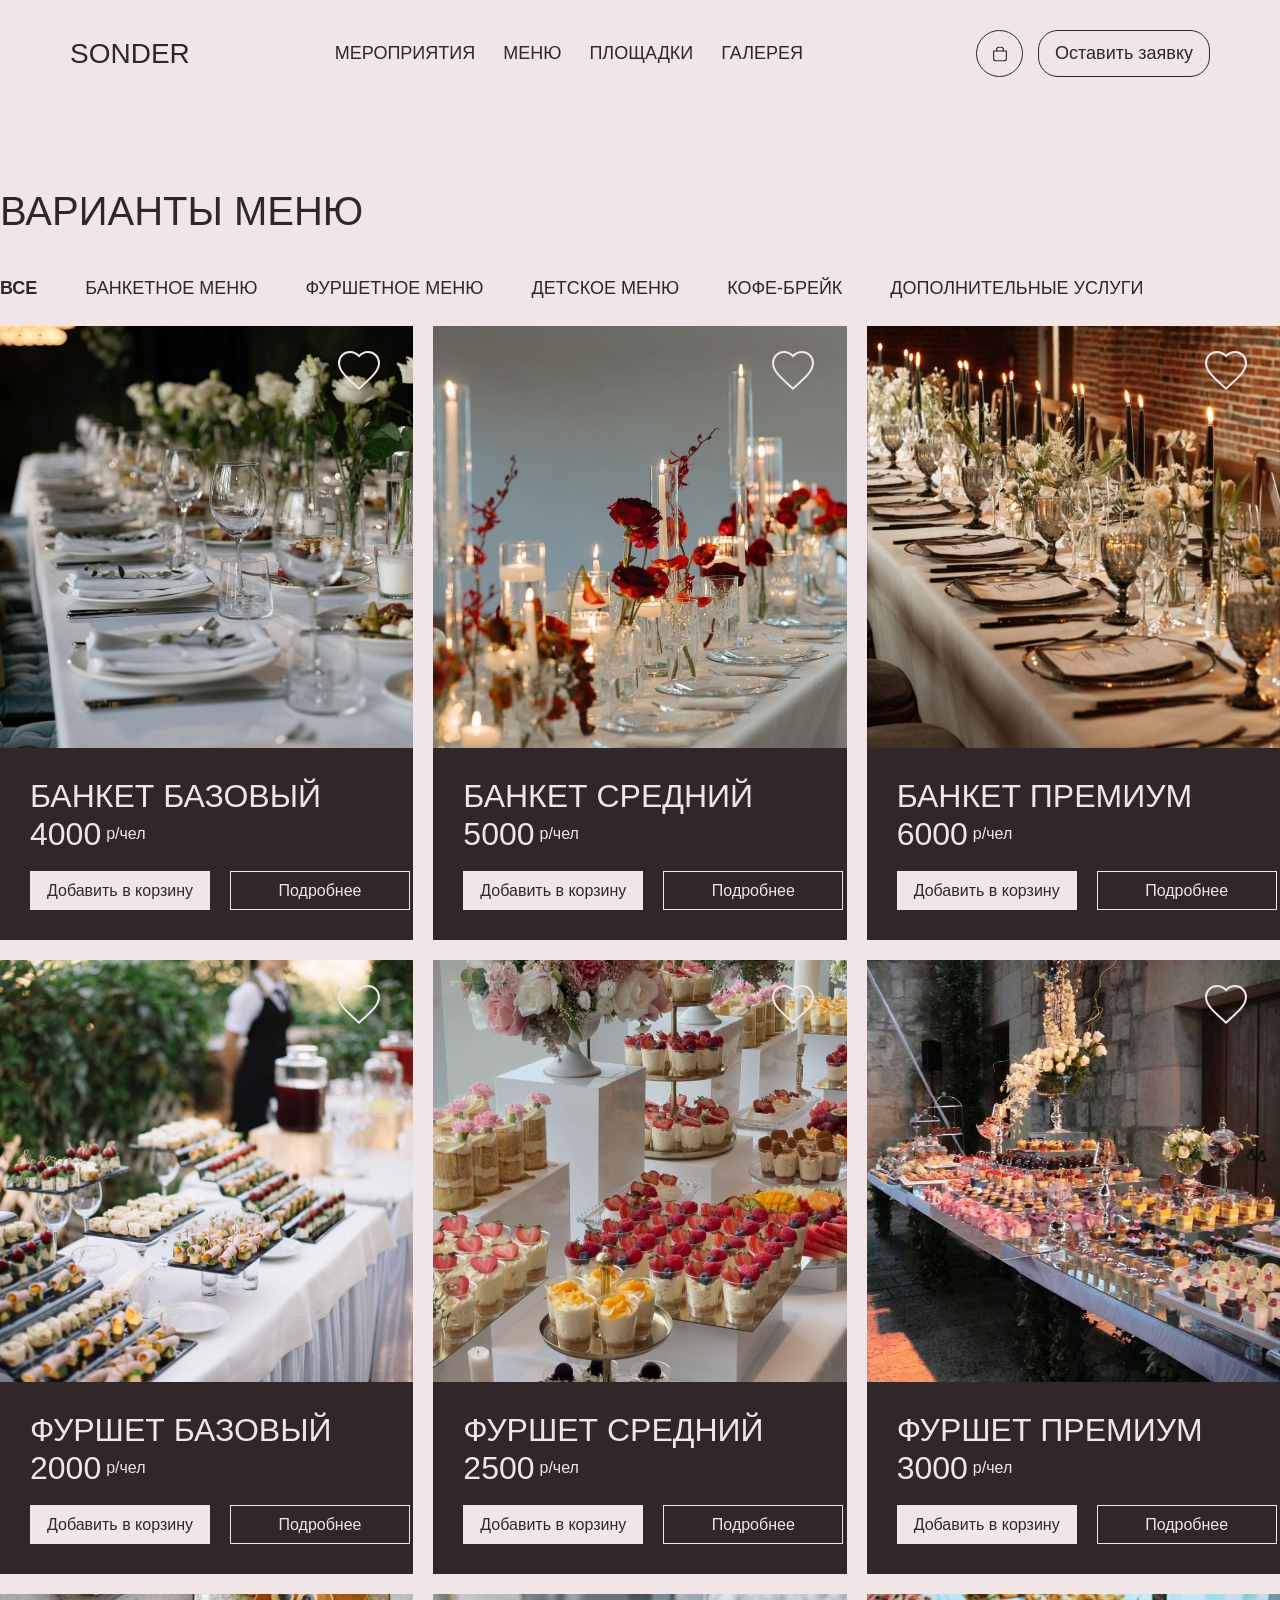
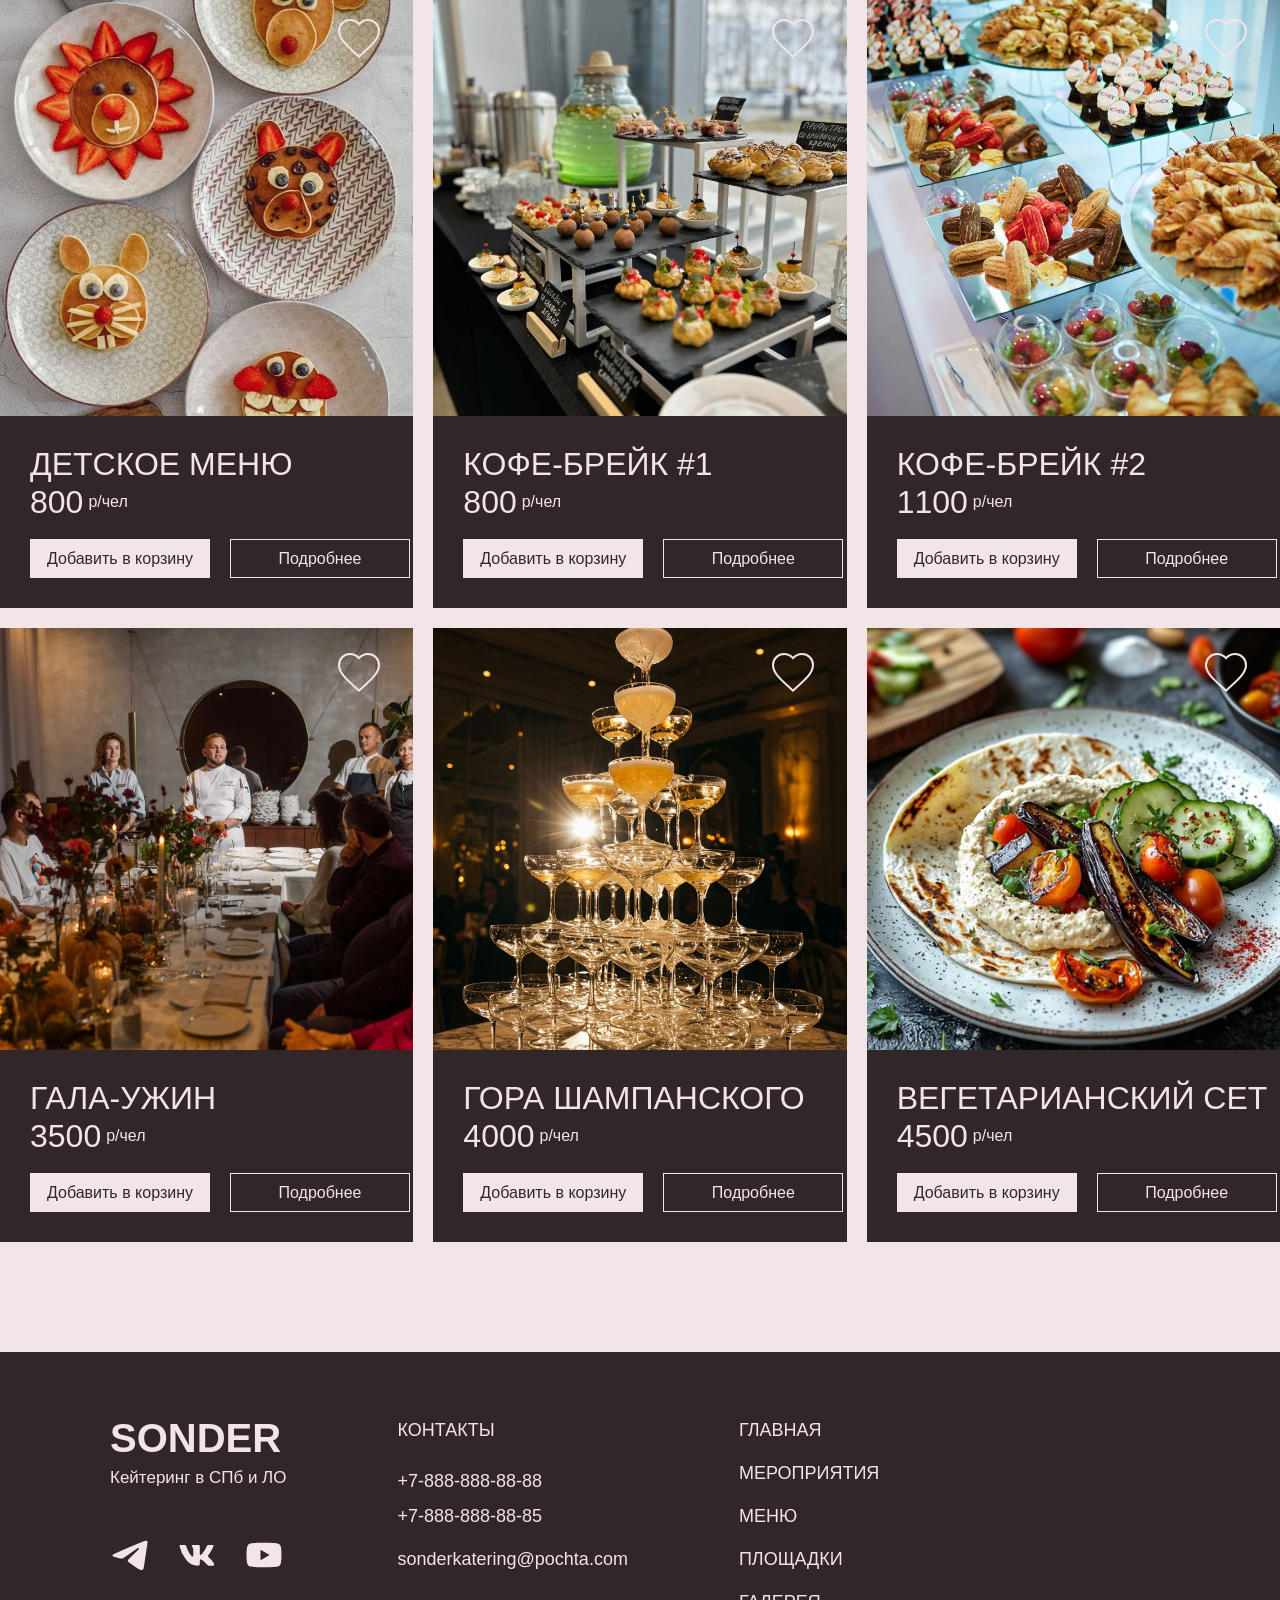
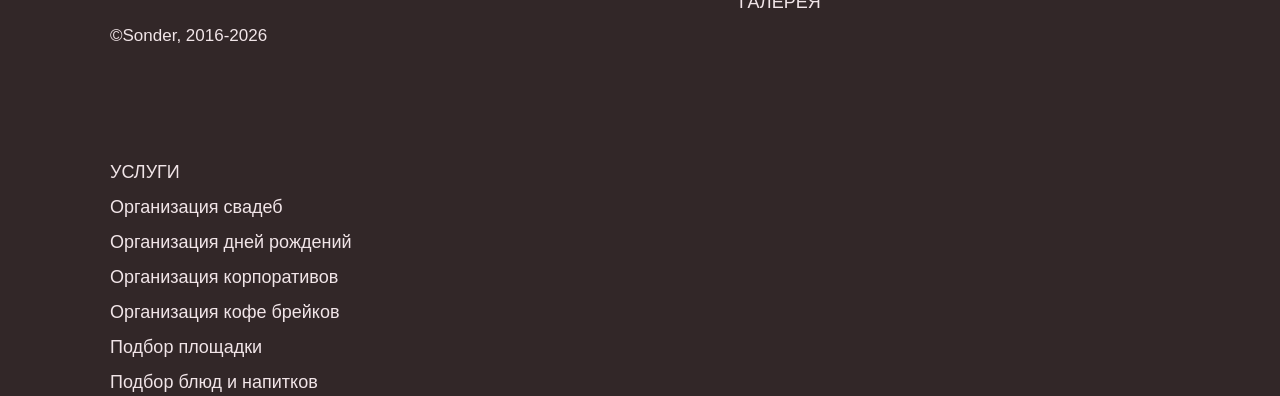
<file: menu.html>
<!DOCTYPE html>
<html lang="ru">
<head>
    <meta charset="UTF-8">
    <meta name="viewport" content="width=device-width, initial-scale=1.0">
    <title>Sonder menu</title>
    <link href="https://cdn.jsdelivr.net/npm/bootstrap@5.3.3/dist/css/bootstrap.min.css" rel="stylesheet">
    <link rel="stylesheet" href="styles/menu.css">
</head>
<body>
    
    <header class="header">
        <div class="container header-container">
            <div class="row align-items-center">
                <div class="col-auto">
                    <div class="logo"><a href="index.html">SONDER</a></div>
                </div>
                <div class="col text-center">
                    <nav class="nav">
                        <a href="events.html">МЕРОПРИЯТИЯ</a>
                        <a href="#">МЕНЮ</a>
                        <a href="#">ПЛОЩАДКИ</a>
                        <a href="#">ГАЛЕРЕЯ</a>
                    </nav>
                </div>
                <div class="col-auto d-flex align-items-center">
                    <div class="circle">
                        <svg class="icon-cart" width="18" height="18" viewBox="0 0 24 24" fill="none" xmlns="http://www.w3.org/2000/svg"> <path d="M3.5 8H20.5V18.26C20.5 21 17.77 21 17.77 21H6.25C3.51 21 3.5 18.26 3.5 18.26V8Z" stroke="currentColor" stroke-width="1.5" stroke-linecap="round" stroke-linejoin="round"/> <path d="M7.5 8V6C7.5 4.34315 8.84315 3 10.5 3H13.5C15.1569 3 16.5 4.34315 16.5 6V8" stroke="currentColor" stroke-width="1.5" stroke-linecap="round" stroke-linejoin="round"/> </svg>
                    </div>
                    <a href="#" class="button" id="openPopup">Оставить заявку</a>
                </div>
            </div>
        </div>
    </header>
    
    <section class="menu-section">
        <div class="container menu-container">
            <h1 class="menu-title mb-5">ВАРИАНТЫ МЕНЮ</h1>
            <div class="d-flex flex-wrap gap-5 mb-4">
                <span class="menu-filter active">ВСЕ</span>
                <span class="menu-filter">БАНКЕТНОЕ МЕНЮ</span>
                <span class="menu-filter">ФУРШЕТНОЕ МЕНЮ</span>
                <span class="menu-filter">ДЕТСКОЕ МЕНЮ</span>
                <span class="menu-filter">КОФЕ-БРЕЙК</span>
                <span class="menu-filter">ДОПОЛНИТЕЛЬНЫЕ УСЛУГИ</span>
            </div>
            <div class="row g-4 menu-cards">
                <div class="col-lg-4 col-md-6 col-12 d-flex justify-content-center">
                    <div class="menu-card">
                        <img src="img/banket-baza.jpg" alt="базовый банкет" class="menu-img">
                        <button class="favorite-btn">
                            <svg class="favorite-icon" xmlns="http://www.w3.org/2000/svg" 
                                width="48" height="48" viewBox="0 0 24 24">
                                <path fill="currentColor"
                                    d="m12 21.35l-1.45-1.32C5.4 15.36 2 12.27 2 8.5C2 5.41 4.42 3 7.5 3c1.74 0 3.41.81 4.5 2.08C13.09 3.81 14.76 3 16.5 3C19.58 3 22 5.41 22 8.5c0 3.77-3.4 6.86-8.55 11.53z"/>
                            </svg>
                        </button>
                        <div class="menu-card-content">
                            <div class="menu-name">БАНКЕТ БАЗОВЫЙ</div>
                            <div class="menu-price">
                                <span class="price">4000</span>
                                <span class="per">р/чел</span>
                            </div>
                            <div class="menu-buttons">
                                <button class="btn-add">Добавить в корзину</button>
                                <button class="btn-more">Подробнее</button>
                            </div>
                        </div>
                    </div>
                </div>
                <div class="col-lg-4 col-md-6 col-12 d-flex justify-content-center">
                    <div class="menu-card">
                        <img src="img/banket-sr.jpg" alt="средний банкет" class="menu-img">
                        <button class="favorite-btn">
                            <svg class="favorite-icon" xmlns="http://www.w3.org/2000/svg" 
                                width="48" height="48" viewBox="0 0 24 24">
                                <path fill="currentColor"
                                    d="m12 21.35l-1.45-1.32C5.4 15.36 2 12.27 2 8.5C2 5.41 4.42 3 7.5 3c1.74 0 3.41.81 4.5 2.08C13.09 3.81 14.76 3 16.5 3C19.58 3 22 5.41 22 8.5c0 3.77-3.4 6.86-8.55 11.53z"/>
                            </svg>
                        </button>
                        <div class="menu-card-content">
                            <div class="menu-name">БАНКЕТ СРЕДНИЙ</div>
                            <div class="menu-price">
                                <span class="price">5000</span>
                                <span class="per">р/чел</span>
                            </div>
                            <div class="menu-buttons">
                                <button class="btn-add">Добавить в корзину</button>
                                <button class="btn-more">Подробнее</button>
                            </div>
                        </div>
                    </div>
                </div>
                <div class="col-lg-4 col-md-6 col-12 d-flex justify-content-center">
                    <div class="menu-card">
                        <img src="img/banket-prem.jpg" alt="банкет премиум" class="menu-img">
                        <button class="favorite-btn">
                            <svg class="favorite-icon" xmlns="http://www.w3.org/2000/svg" 
                                width="48" height="48" viewBox="0 0 24 24">
                                <path fill="currentColor"
                                    d="m12 21.35l-1.45-1.32C5.4 15.36 2 12.27 2 8.5C2 5.41 4.42 3 7.5 3c1.74 0 3.41.81 4.5 2.08C13.09 3.81 14.76 3 16.5 3C19.58 3 22 5.41 22 8.5c0 3.77-3.4 6.86-8.55 11.53z"/>
                            </svg>
                        </button>
                        <div class="menu-card-content">
                            <div class="menu-name">БАНКЕТ ПРЕМИУМ</div>
                            <div class="menu-price">
                                <span class="price">6000</span>
                                <span class="per">р/чел</span>
                            </div>
                            <div class="menu-buttons">
                                <button class="btn-add">Добавить в корзину</button>
                                <button class="btn-more">Подробнее</button>
                            </div>
                        </div>
                    </div>
                </div>
                <div class="col-lg-4 col-md-6 col-12 d-flex justify-content-center">
                    <div class="menu-card">
                        <img src="img/furshet-baza.jpg" alt="фуршет базовый" class="menu-img">
                        <button class="favorite-btn">
                            <svg class="favorite-icon" xmlns="http://www.w3.org/2000/svg" 
                                width="48" height="48" viewBox="0 0 24 24">
                                <path fill="currentColor"
                                    d="m12 21.35l-1.45-1.32C5.4 15.36 2 12.27 2 8.5C2 5.41 4.42 3 7.5 3c1.74 0 3.41.81 4.5 2.08C13.09 3.81 14.76 3 16.5 3C19.58 3 22 5.41 22 8.5c0 3.77-3.4 6.86-8.55 11.53z"/>
                            </svg>
                        </button>
                        <div class="menu-card-content">
                            <div class="menu-name">ФУРШЕТ БАЗОВЫЙ</div>
                            <div class="menu-price">
                                <span class="price">2000</span>
                                <span class="per">р/чел</span>
                            </div>
                            <div class="menu-buttons">
                                <button class="btn-add">Добавить в корзину</button>
                                <button class="btn-more">Подробнее</button>
                            </div>
                        </div>
                    </div>
                </div>
                <div class="col-lg-4 col-md-6 col-12 d-flex justify-content-center">
                    <div class="menu-card">
                        <img src="img/furshet-sr.jpg" alt="фуршет средний" class="menu-img">
                        <button class="favorite-btn">
                            <svg class="favorite-icon" xmlns="http://www.w3.org/2000/svg" 
                                width="48" height="48" viewBox="0 0 24 24">
                                <path fill="currentColor"
                                    d="m12 21.35l-1.45-1.32C5.4 15.36 2 12.27 2 8.5C2 5.41 4.42 3 7.5 3c1.74 0 3.41.81 4.5 2.08C13.09 3.81 14.76 3 16.5 3C19.58 3 22 5.41 22 8.5c0 3.77-3.4 6.86-8.55 11.53z"/>
                            </svg>
                        </button>
                        <div class="menu-card-content">
                            <div class="menu-name">ФУРШЕТ СРЕДНИЙ</div>
                            <div class="menu-price">
                                <span class="price">2500</span>
                                <span class="per">р/чел</span>
                            </div>
                            <div class="menu-buttons">
                                <button class="btn-add">Добавить в корзину</button>
                                <button class="btn-more">Подробнее</button>
                            </div>
                        </div>
                    </div>
                </div>
                <div class="col-lg-4 col-md-6 col-12 d-flex justify-content-center">
                    <div class="menu-card">
                        <img src="img/furshet-prem.jpg" alt="фуршет премиум" class="menu-img">
                        <button class="favorite-btn">
                            <svg class="favorite-icon" xmlns="http://www.w3.org/2000/svg" 
                                width="48" height="48" viewBox="0 0 24 24">
                                <path fill="currentColor"
                                    d="m12 21.35l-1.45-1.32C5.4 15.36 2 12.27 2 8.5C2 5.41 4.42 3 7.5 3c1.74 0 3.41.81 4.5 2.08C13.09 3.81 14.76 3 16.5 3C19.58 3 22 5.41 22 8.5c0 3.77-3.4 6.86-8.55 11.53z"/>
                            </svg>
                        </button>
                        <div class="menu-card-content">
                            <div class="menu-name">ФУРШЕТ ПРЕМИУМ</div>
                            <div class="menu-price">
                                <span class="price">3000</span>
                                <span class="per">р/чел</span>
                            </div>
                            <div class="menu-buttons">
                                <button class="btn-add">Добавить в корзину</button>
                                <button class="btn-more">Подробнее</button>
                            </div>
                        </div>
                    </div>
                </div>
                <div class="col-lg-4 col-md-6 col-12 d-flex justify-content-center">
                    <div class="menu-card">
                        <img src="img/kids-menu.jpg" alt="детское меню" class="menu-img">
                        <button class="favorite-btn">
                            <svg class="favorite-icon" xmlns="http://www.w3.org/2000/svg" 
                                width="48" height="48" viewBox="0 0 24 24">
                                <path fill="currentColor"
                                    d="m12 21.35l-1.45-1.32C5.4 15.36 2 12.27 2 8.5C2 5.41 4.42 3 7.5 3c1.74 0 3.41.81 4.5 2.08C13.09 3.81 14.76 3 16.5 3C19.58 3 22 5.41 22 8.5c0 3.77-3.4 6.86-8.55 11.53z"/>
                            </svg>
                        </button>
                        <div class="menu-card-content">
                            <div class="menu-name">ДЕТСКОЕ МЕНЮ</div>
                            <div class="menu-price">
                                <span class="price">800</span>
                                <span class="per">р/чел</span>
                            </div>
                            <div class="menu-buttons">
                                <button class="btn-add">Добавить в корзину</button>
                                <button class="btn-more">Подробнее</button>
                            </div>
                        </div>
                    </div>
                </div>
                <div class="col-lg-4 col-md-6 col-12 d-flex justify-content-center">
                    <div class="menu-card">
                        <img src="img/coffee-break1.jpg" alt="кофе-брейк #1" class="menu-img">
                        <button class="favorite-btn">
                            <svg class="favorite-icon" xmlns="http://www.w3.org/2000/svg" 
                                width="48" height="48" viewBox="0 0 24 24">
                                <path fill="currentColor"
                                    d="m12 21.35l-1.45-1.32C5.4 15.36 2 12.27 2 8.5C2 5.41 4.42 3 7.5 3c1.74 0 3.41.81 4.5 2.08C13.09 3.81 14.76 3 16.5 3C19.58 3 22 5.41 22 8.5c0 3.77-3.4 6.86-8.55 11.53z"/>
                            </svg>
                        </button>
                        <div class="menu-card-content">
                            <div class="menu-name">КОФЕ-БРЕЙК #1</div>
                            <div class="menu-price">
                                <span class="price">800</span>
                                <span class="per">р/чел</span>
                            </div>
                            <div class="menu-buttons">
                                <button class="btn-add">Добавить в корзину</button>
                                <button class="btn-more">Подробнее</button>
                            </div>
                        </div>
                    </div>
                </div>
                <div class="col-lg-4 col-md-6 col-12 d-flex justify-content-center">
                    <div class="menu-card">
                        <img src="img/coffee-break2.jpg" alt="кофе-брейк #2" class="menu-img">
                        <button class="favorite-btn">
                            <svg class="favorite-icon" xmlns="http://www.w3.org/2000/svg" 
                                width="48" height="48" viewBox="0 0 24 24">
                                <path fill="currentColor"
                                    d="m12 21.35l-1.45-1.32C5.4 15.36 2 12.27 2 8.5C2 5.41 4.42 3 7.5 3c1.74 0 3.41.81 4.5 2.08C13.09 3.81 14.76 3 16.5 3C19.58 3 22 5.41 22 8.5c0 3.77-3.4 6.86-8.55 11.53z"/>
                            </svg>
                        </button>
                        <div class="menu-card-content">
                            <div class="menu-name">КОФЕ-БРЕЙК #2</div>

                            <div class="menu-price">
                                <span class="price">1100</span>
                                <span class="per">р/чел</span>
                            </div>
                            <div class="menu-buttons">
                                <button class="btn-add">Добавить в корзину</button>
                                <button class="btn-more">Подробнее</button>
                            </div>
                        </div>
                    </div>
                </div>
                <div class="col-lg-4 col-md-6 col-12 d-flex justify-content-center">
                    <div class="menu-card">
                        <img src="img/gala-dinner.jpg" alt="гала-ужин" class="menu-img">
                        <button class="favorite-btn">
                            <svg class="favorite-icon" xmlns="http://www.w3.org/2000/svg" 
                                width="48" height="48" viewBox="0 0 24 24">
                                <path fill="currentColor"
                                    d="m12 21.35l-1.45-1.32C5.4 15.36 2 12.27 2 8.5C2 5.41 4.42 3 7.5 3c1.74 0 3.41.81 4.5 2.08C13.09 3.81 14.76 3 16.5 3C19.58 3 22 5.41 22 8.5c0 3.77-3.4 6.86-8.55 11.53z"/>
                            </svg>
                        </button>
                        <div class="menu-card-content">
                            <div class="menu-name">ГАЛА-УЖИН</div>
                            <div class="menu-price">
                                <span class="price">3500</span>
                                <span class="per">р/чел</span>
                            </div>
                            <div class="menu-buttons">
                                <button class="btn-add">Добавить в корзину</button>
                                <button class="btn-more">Подробнее</button>
                            </div>
                        </div>
                    </div>
                </div>
                <div class="col-lg-4 col-md-6 col-12 d-flex justify-content-center">
                    <div class="menu-card">
                        <img src="img/champain.jpg" alt="гора шампанского" class="menu-img">
                        <button class="favorite-btn">
                            <svg class="favorite-icon" xmlns="http://www.w3.org/2000/svg" 
                                width="48" height="48" viewBox="0 0 24 24">
                                <path fill="currentColor"
                                    d="m12 21.35l-1.45-1.32C5.4 15.36 2 12.27 2 8.5C2 5.41 4.42 3 7.5 3c1.74 0 3.41.81 4.5 2.08C13.09 3.81 14.76 3 16.5 3C19.58 3 22 5.41 22 8.5c0 3.77-3.4 6.86-8.55 11.53z"/>
                            </svg>
                        </button>
                        <div class="menu-card-content">
                            <div class="menu-name">ГОРА ШАМПАНСКОГО</div>
                            <div class="menu-price">
                                <span class="price">4000</span>
                                <span class="per">р/чел</span>
                            </div>
                            <div class="menu-buttons">
                                <button class="btn-add">Добавить в корзину</button>
                                <button class="btn-more">Подробнее</button>
                            </div>
                        </div>
                    </div>
                </div>
                <div class="col-lg-4 col-md-6 col-12 d-flex justify-content-center">
                    <div class="menu-card">
                        <img src="img/vegan.jpg" alt="вегетарианский сет" class="menu-img">
                        <button class="favorite-btn">
                            <svg class="favorite-icon" xmlns="http://www.w3.org/2000/svg" 
                                width="48" height="48" viewBox="0 0 24 24">
                                <path fill="currentColor"
                                    d="m12 21.35l-1.45-1.32C5.4 15.36 2 12.27 2 8.5C2 5.41 4.42 3 7.5 3c1.74 0 3.41.81 4.5 2.08C13.09 3.81 14.76 3 16.5 3C19.58 3 22 5.41 22 8.5c0 3.77-3.4 6.86-8.55 11.53z"/>
                            </svg>
                        </button>
                        <div class="menu-card-content">
                            <div class="menu-name">ВЕГЕТАРИАНСКИЙ СЕТ</div>
                            <div class="menu-price">
                                <span class="price">4500</span>
                                <span class="per">р/чел</span>
                            </div>
                            <div class="menu-buttons">
                                <button class="btn-add">Добавить в корзину</button>
                                <button class="btn-more">Подробнее</button>
                            </div>
                        </div>
                    </div>
                </div>
            </div>
        </div>
    </section>

    <script src="js/menu.js" defer></script>

    <footer class="footer">
        <div class="footer-container">
            <div class="footer-column footer-brand">
                <div class="footer-logo">SONDER</div>
                <div class="footer-subtitle">Кейтеринг в СПб и ЛО</div>
                <div class="footer-socials">
                    <svg class="social-icon" xmlns="http://www.w3.org/2000/svg" viewBox="0 0 48 48">
                        <path fill="currentColor" d="M41.4193 7.30899C41.4193 7.30899 45.3046 5.79399 44.9808 9.47328C44.8729 10.9883 43.9016 16.2908 43.1461 22.0262L40.5559 39.0159C40.5559 39.0159 40.3401 41.5048 38.3974 41.9377C36.4547 42.3705 33.5408 40.4227 33.0011 39.9898C32.5694 39.6652 24.9068 34.7955 22.2086 32.4148C21.4531 31.7655 20.5897 30.4669 22.3165 28.9519L33.6487 18.1305C34.9438 16.8319 36.2389 13.8019 30.8426 17.4812L15.7331 27.7616C15.7331 27.7616 14.0063 28.8437 10.7686 27.8698L3.75342 25.7055C3.75342 25.7055 1.16321 24.0823 5.58815 22.459C16.3807 17.3729 29.6555 12.1786 41.4193 7.30899Z"/>
                    </svg>
                    <svg class="social-icon" xmlns="http://www.w3.org/2000/svg" viewBox="0 0 24 24">
                        <path fill="currentColor" d="M21.504 18.381h-2.282c-.863 0-1.123-.699-2.67-2.247c-1.352-1.303-1.923-1.465-2.265-1.465c-.473 0-.602.13-.602.781v2.052c0 .555-.18.88-1.63.88a8.9 8.9 0 0 1-6.955-4.17a18.2 18.2 0 0 1-3.6-7.558c0-.342.13-.652.782-.652h2.28c.586 0 .797.261 1.027.864c1.107 3.258 2.996 6.092 3.763 6.092c.294 0 .422-.13.422-.863V8.739c-.097-1.531-.91-1.66-.91-2.214a.563.563 0 0 1 .585-.523h3.584c.49 0 .652.244.652.83v4.53c0 .489.21.651.358.651c.294 0 .52-.162 1.059-.7a18.8 18.8 0 0 0 2.802-4.66a.98.98 0 0 1 .993-.65h2.281c.684 0 .829.342.684.83a28.5 28.5 0 0 1-3.062 5.262c-.246.375-.344.57 0 1.01c.226.342 1.026 1.01 1.563 1.645c.782.78 1.431 1.682 1.922 2.67c.196.636-.131.961-.782.961"/>
                    </svg>
                    <svg class="social-icon" xmlns="http://www.w3.org/2000/svg" viewBox="0 0 1024 1024">
                        <path fill="currentColor" d="M941.3 296.1a112.3 112.3 0 0 0-79.2-79.3C792.2 198 512 198 512 198s-280.2 0-350.1 18.7A112.12 112.12 0 0 0 82.7 296C64 366 64 512 64 512s0 146 18.7 215.9c10.3 38.6 40.7 69 79.2 79.3C231.8 826 512 826 512 826s280.2 0 350.1-18.8c38.6-10.3 68.9-40.7 79.2-79.3C960 658 960 512 960 512s0-146-18.7-215.9M423 646V378l232 133z"/>
                    </svg>
                </div>
                <div class="footer-copy">©Sonder, 2016-2026</div>
            </div>
            <div class="footer-column">
                <div class="footer-title">КОНТАКТЫ</div>
                <div class="footer-text">+7-888-888-88-88</div>
                <div class="footer-text small-gap">+7-888-888-88-85</div>
                <div class="footer-text email">sonderkatering@pochta.com</div>
            </div>
            <div class="footer-column footer-menu">
                <div class="last-column"><a href = "index.html">ГЛАВНАЯ</a></div>
                <div class="last-column"><a href = "events.html">МЕРОПРИЯТИЯ</a></div>
                <div class="last-column"><a href = "menu.html">МЕНЮ</a></div>
                <div class="last-column"><a href = "#">ПЛОЩАДКИ</a></div>
                <div class="last-column"><a href = "#">ГАЛЕРЕЯ</a></div>
            </div>
            <div class="footer-column">
                <div class="footer-title">УСЛУГИ</div>
                <div class="footer-service">Организация свадеб</div>
                <div class="footer-service">Организация дней рождений</div>
                <div class="footer-service">Организация корпоративов</div>
                <div class="footer-service">Организация кофе брейков</div>
                <div class="footer-service">Подбор площадки</div>
                <div class="footer-service">Подбор блюд и напитков</div>
            </div>

        </div>
    </footer>
    
    <script src="https://cdn.jsdelivr.net/npm/bootstrap@5.3.0/dist/js/bootstrap.bundle.min.js"></script>
    <script src="js/pop-ups.js" defer></script>

    <div class="toast-container position-fixed bottom-0 end-0 p-3" style="z-index: 11">
        <div id="notificationToast" class="toast custom-toast" role="alert" aria-live="assertive" aria-atomic="true">
            <div class="toast-body">
            </div>
        </div>
    </div>

    <div class="overlay" id="overlay">
        <div class="success-popup">
            <div class="close-popup" id="closePopup2">+</div>
        
            <h2>ВАША ЗАЯВКА ОТПРАВЛЕНА!</h2>
            <p>
                менеджер перезвонит Вам в течение дня для предварительного расчета<br>
                стоимости и уточнения нюансов Вашего мероприятия
            </p>
        </div>
    </div>

    <div class="overlay" id="popupOverlay">
        <div class="popup">
            <div class="popup-close" id="closePopup1">+</div>
            <h2 class="popup-title">ОСТАВИТЬ ЗАЯВКУ</h2>
            <div class="popup-form">
                <div class="form-field">
                    <label>Как Вас зовут?</label>
                    <input type="text" placeholder="Введите имя">
                    <div class="line"></div>
                </div>
                <div class="form-field">
                    <label>Ваш номер телефона</label>
                    <input type="text" placeholder="+7 (777) 777-77-77">
                    <div class="line"></div>
                </div>
            </div>
            <button class="popup-button" id="submitPopup1">ОТПРАВИТЬ</button>
        </div>
    </div>

</body>
</html>
</file>
<file: styles/index.css>
@font-face {
    font-family: 'AA Stetica';
    src: url('AA Stetica Medium.otf') format('otf');
    font-weight: 500;
    font-style: normal;
}

body {
    margin: 0;
    padding: 0;
    font-family: 'AA Stetica', sans-serif;
    background-color: #F1E5E8;
    color: #322728;
}

header {
    max-width: 1240px;
    width: 100%;
    display: flex;
    justify-content: center;
    align-items: center;
    margin-top: 30px;
    margin-right: auto;
    margin-left: auto;
    flex-wrap: wrap;
}

.logo {
    font-size: 28px;
    font-weight: 500;
}

.logo:hover {
    color:#BC4852;
}

.nav {
    display: flex;
    gap: 28px;
    margin: 0 auto;
    flex-wrap: wrap;
}

.nav a {
    font-size: 18px;
    font-weight: 400;
    color: #322728;
    text-decoration: none;
}

.nav a:hover {
    color: #BC4852;
}

.circle {
    width: 45px;
    height: 45px;
    border: 1px solid #322728;
    border-radius: 50%;
    margin-left: 28px;
    display: flex;
    justify-content: center;
    align-items: center;
    cursor: pointer;
    transition: all 0.2s ease;
}

.circle:hover {
    border: 1px solid #BC4852;
    color: #BC4852;
}

.icon-cart {
    width: 18px;
    height: 18px;
    display: block;
}

.button {
    display: flex;
    align-items: center;
    margin-left: 15px;
    padding: 12px 16px;
    background-color: transparent;
    border: 1px solid #322728;
    border-radius: 20px;
    font-size: 18px;
    font-weight: 400;
    color: #322728;
    text-decoration: none;
}

.button:hover{
    color: #BC4852;
    border: 1px solid #BC4852;
}

.hero {
    display: flex;
    justify-content: center;
    align-items: center;
    height: 400px;
    background-color: #F1E5E8;
}

.hero-content {
    display: flex;
    flex-direction: column;
    align-items: center;
}

.hero-title {
    display: flex;
    flex-direction: column;
    align-items: center;
    font-family: 'AA Stetica', sans-serif;
    font-weight: bold;
    margin: 0;
}

.hero-title-sonder {
    font-size: 180px;
    color: #BC4852;
    margin-right: 80px;
}

.hero-title-catering {
    font-size: 128px;
    color: #BC4852;
    margin-top: -30px;
    margin-left: 640px;
}

.content-container {
    width: 100%;
    max-width: 1360px;
    margin: 0 auto;
    padding-top: 12px;
}

.content-image {
    width: 100%;
    max-width: 100%;
    height: 382px;
    object-fit: cover;
}

.content-text {
    margin-top: 36px;
}

.content-paragraph {
    font-family: 'AA Stetica', sans-serif;
    font-size: 24px;
    font-weight: 400;
    color: #322728;
    margin: 0;
    margin-bottom: 24px;
}

.memory-container {
    width: 100%;
    max-width: 1360px;
    margin: 0 auto;
}

.memory-title {
    margin-top: 110px;
    font-size: 48px;
    font-weight: 500;
    color: #322728;
}

.memory-content {
    display: flex;
    flex-wrap: wrap;
    margin-top: 40px;
}

.memory-image {
    width: 670px;
    height: 494px;
    object-fit: cover;
}

.memory-cards {
    flex: 1 1 400px;
    width: 100%;
    flex-direction: column;
    margin-left: 20px;
}

.memory-card {
    width: 670px;
    height: 66px;
    border: 1px solid #BC4852;
    display: flex;
    align-items: center;
    box-sizing: border-box;
}

.card-number {
    margin-left: 40px;
    width: 153px;
    font-size: 48px;
    font-weight: bold;
    color: #322728;
}


.card-text {
    font-size: 15px;
    font-weight: 400;
    color: #322728;
    text-align: left;
    margin-left: 40px;
}

.memory-card:last-child {
    background-color: #BC4852;
    border-color: #BC4852;
}

.memory-card:last-child .card-number,
.memory-card:last-child .card-text {
    color: #F1E5E8;
}

.events-container {
    width: 1360px;
    margin: 0 auto;
}

.events-title {
    margin-top: 110px;
    font-size: 48px;
    font-weight: 500;
    color: #322728;
}

.events-content {
    display: flex;
    margin-top: 40px;
}

.events-cards {
    display: flex;
    flex-direction: column;
    gap: 20px;
}

.event-card {
    width: 783px;
    height: 215px;
    border: 1px solid #322728;
    display: flex;
    flex-direction: column;
    justify-content: space-between;
}

.event-name {
    font-size: 48px;
    font-weight: 500;
    color: #322728;

    align-self: flex-end;
    margin-top: 24px;
    margin-right: 39px;
}

.event-text {
    font-size: 24px;
    font-weight: 400;
    color: #322728;
    margin-left: 39px;
    margin-bottom: 24px;
}

.events-image {
    width: 555px;
    height: 1165px;
    object-fit: cover;
    margin-left: 20px;
}

.event-card:hover {
    background-color: #F2D7D5;
    border-color: #F2D7D5;
}

.event-card:hover .event-name,
.event-card:hover .event-text {
    color: #BC4852;
}

.event-card.selected {
    background-color: #BC4852;
    border-color: #BC4852;
}

.event-card.selected .event-name,
.event-card.selected .event-text {
    color: #F1E5E8;
}

.location-title {
    margin-top: 110px;
    font-size: 48px;
    font-weight: 500;
    color: #322728;
}

.location-box {
    margin-top: 40px;
    width: 100%;
    max-width: 1360px;
    min-height: 521px;
    height: auto;
    margin-left: auto;
    margin-right: auto;
    background-color: #3B2C2C;
    display: flex;
    justify-content: space-between;
    flex-wrap: wrap;
}

.location-text {
    padding: 110px 0 110px 115px;
    max-width: 520px;
    flex: 1 1 400px;
}

.location-subtitle {
    font-size: 32px;
    font-weight: bold;
    color: #F1E5E8;
    margin-top: 0;
}

.location-description1 {
    font-size: 24px;
    font-weight: 400;
    color: #F1E5E8;
    margin-top: 24px;
}

.location-description2 {
    font-size: 24px;
    font-weight: 400;
    color: #F1E5E8;
    margin-top: 16px;
}

.location-form {
    padding: 110px 115px 110px 0;
    display: flex;
    flex-direction: column;
}

.form-group {
    display: flex;
    flex-direction: column;
    margin-bottom: 30px;
}

.form-group label {
    font-size: 24px;
    font-weight: 500;
    color: #F1E5E8;
}

.form-group input {
    width: 440px;
    margin-top: 8px;
    background: transparent;
    border: none;
    border-bottom: 1px solid #F1E5E8;
    font-size:20px;
    color:#F1E5E8;
    padding:6px 0;
}

.form-group input::placeholder {
    color: #F1E5E8;
    opacity: 0.7;
    font-weight: 300;
}

.location-button {
    width: 440px;
    height: 73px;
    margin-top: 40px;
    background: #F1E5E8;
    border: 1px solid transparent;
    font-size: 24px;
    font-weight: bold;
    color: #322728;
    cursor: pointer;
}

.location-button:hover {
    background: transparent;
    border: 1px solid #F1E5E8;
    color: #F1E5E8;
    transition: all 0.2s ease;
}

.location-button:active {
    background: #F2D7D5;
    border: 1px solid #F1E5E8;
    color: #BC4852;
    transition: all 0.2s ease;
}

.container {
    width: 100%;
    max-width: 1360px;
    margin: 0 auto;
}


.faq-section {
    margin-top: 110px;
}

.faq-title {
    font-size: 48px;
    font-weight: 500;
    color: #322728;
}

.faq-cards {
    margin-top: 40px;
    display: flex;
    flex-direction: column;
    gap: 30px;
}

.faq-card {
    width: 100%;
    border: 1px solid #322728;
    box-sizing: border-box;
    display: flex;
    flex-direction: column;
    overflow: hidden;
    cursor: pointer;
}

.faq-header {
    display: flex;
    justify-content: space-between;
    align-items: center;
    padding: 0 30px 0 20px;
    height: 67px;
    font-size: 32px;
    font-weight: 500;
    color: #322728;
}

.faq-answer {
    font-size: 24px;
    color: #322728;
    padding: 20px;
    display: none;
    background-color: #F1E5E8;
}

.faq-icon {
    font-size: 80px;
    font-weight: 200;
    color: #322728;
    transition: transform 0.3s ease, color 0.3s ease;
}

.faq-icon:hover{
    color:#BC4852;
}

.faq-card.active .faq-icon {
    transform: rotate(45deg);
    color: #BC4852;
}

.footer {
    max-width: 1360px;
    width: 100%;
    min-height: 330px;
    height: 100%;
    background: #322728;
    margin: 110px auto 0 auto;
}

.footer-container {
    padding-top: 65px;
    padding-left: 110px;
    padding-right: 110px;
    display: flex;
    gap: 111px;
    flex-wrap: wrap;
}

.footer-column {
    display: flex;
    flex-direction: column;
    color: #F1E5E8;
}

.footer-logo {
    font-size: 40px;
    font-weight: 700;
    margin-top: -9px;
}

.footer-subtitle {
    font-size: 17px;
    margin-top: -3px;
    font-weight: 300;
}

.footer-socials {
    display: flex;
    gap: 27px;
    margin-top: 44px;
}

.social-icon {
    height: 40px;
    fill: #F1E5E8;
    cursor: pointer;
}

.social-icon:hover {
    color: #BC4852;
}

.footer-copy {
    font-size: 17px;
    margin-top: 48px;
    font-weight: 300;
}

.footer-title {
    font-size: 18px;
    font-weight: 500;
}

.footer-text {
    font-size: 18px;
    margin-top: 24px;
    font-weight: 300;
}

.footer-text.small-gap {
    margin-top: 8px;
}

.footer-text.email {
    margin-top: 16px;
}

.footer-menu {
    font-size: 18px;
    font-weight: 500;
}

.last-column a {
    text-decoration: none;
    color:#F1E5E8;
}

.last-column a:hover {
    color: #BC4852;
}

.footer-menu div {
    margin-bottom: 16px;
}

.footer-service {
    font-size: 18px;
    margin-top: 8px;
    font-weight: 300;
}

.footer-service:hover {
    color: #BC4852;
}

.overlay {
    position: fixed;
    top: 0;
    left: 0;
    width: 100%;
    height: 100%;
    background-color: rgba(50, 39, 40, 0.6);
    display: none;
    z-index: 1000;
    justify-content: center;
    align-items: center;
}

.overlay.active {
    display: flex;
}

.success-popup {
    width: 670px;
    height: 219px;
    background-color: #F1E5E8;
    padding: 70px 58px;
    box-sizing: border-box;
    display: flex;
    flex-direction: column;
    justify-content: center;
    align-items: center;
    text-align: center;
    position: relative;
}

.close-popup {
    position: absolute;
    top: 12px;
    right: 12px;
    font-size: 80px;
    line-height: 40px;
    height: 40px;    
    font-weight: 200;
    display: flex;
    align-items: center;
    justify-content: center;
    color: #322728;
    cursor: pointer;
    transform: rotate(45deg); 
    transition: color 0.3s ease;
}

.close-popup:hover {
    color: #BC4852;
}

.success-popup h2 {
    color: #322728;
    font-size: 36px;
    font-weight: 700;
    margin: 0;
}

.success-popup p {
    color: #322728;
    font-size: 16px;
    font-weight: 400;
    margin-top: 24px;
    line-height: 1.2;
}

.popup {
    width: 652px;
    height: 585px;
    background: #F1E5E8;
    position: relative;
    padding: 48px 36px;
    box-sizing: border-box;
    display: flex;
    flex-direction: column;
    align-items: center;
}

.popup-title {
    font-size: 40px;
    font-weight: 500;
    margin: 0;
    align-self: flex-start;
}

.popup-close {
    position: absolute;
    top: 48px;
    right: 27px;
    font-size: 80px;
    line-height: 40px;
    height: 40px;    
    font-weight: 200;
    display: flex;
    align-items: center;
    justify-content: center;
    color: #322728;
    cursor: pointer;
    transform: rotate(45deg); 
    transition: color 0.3s ease;
}

.popup-close:hover {
    color: #BC4852;
}

.popup-form {
    width: 580px;
    height: 294px;

    border: 1px solid #322728;
    margin-top: 40px;

    padding: 30px;
    box-sizing: border-box;

    display: flex;
    flex-direction: column;
}

.form-field {
    display: flex;
    flex-direction: column;
}

.form-field label {
    font-size: 32px;
    font-weight: 500;
}

.form-field input {
    margin-top: 20px;
    font-size: 32px;
    border: none;
    outline: none;
    background: transparent;
    color: #322728;
}

.form-field input::placeholder {
    color: rgba(50, 39, 40, 0.5);
}

.line {
    height: 2px;
    width: 520px;
    background: #322728;
    margin-top: 3px;
}

.form-field + .form-field {
    margin-top: 30px;
}

.popup-button {
    width: 580px;
    height: 73px;
    margin-top: 40px;
    background-color: #BC4852;
    border: 1px solid transparent;
    cursor: pointer;
    transition: all 0.3s ease;
    font-family: 'AA Stetica', sans-serif;
    color: #F1E5E8;
    font-size: 24px;
    font-weight: 500;
}

.popup-button:hover {
    background-color: transparent;
    color: #BC4852;
    border-color: #BC4852;
}

.popup-button:active {
    background-color: #F1E5E8;
    color: #322728;
    border-color: #322728;
}
</file>
<file: styles/about-event.css>
@font-face {
    font-family: 'AA Stetica';
    src: url('AA Stetica Medium.otf') format('otf');
    font-weight: 500;
    font-style: normal;
}

body {
    margin: 0;
    padding: 0;
    font-family: 'AA Stetica', sans-serif;
    background-color: #F1E5E8;
    color: #322728;
}

header {
    max-width: 1240px;
    width: 100%;
    display: flex;
    justify-content: center;
    align-items: center;
    margin-top: 30px;
    margin-right: auto;
    margin-left: auto;
    flex-wrap: wrap;
}

.logo {
    font-size: 28px;
    font-weight: 500;
}

.logo a {
    text-decoration: none;
    color:#322728;
}

.logo a:hover {
    color:#BC4852;
}

.nav {
    display: flex;
    gap: 28px;
    margin: 0 auto;
    flex-wrap: wrap;
}

.nav a {
    font-size: 18px;
    font-weight: 400;
    color: #322728;
    text-decoration: none;
}

.nav a:hover {
    color: #BC4852;
}

.circle {
    width: 45px;
    height: 45px;
    border: 1px solid #322728;
    border-radius: 50%;
    margin-left: 28px;
    display: flex;
    justify-content: center;
    align-items: center;
    cursor: pointer;
    transition: all 0.2s ease;
}

.circle:hover {
    border: 1px solid #BC4852;
    color: #BC4852;
}

.icon-cart {
    width: 18px;
    height: 18px;
    display: block;
}

.button {
    display: flex;
    align-items: center;
    margin-left: 15px;
    padding: 12px 16px;
    background-color: transparent;
    border: 1px solid #322728;
    border-radius: 20px;
    font-size: 18px;
    font-weight: 400;
    color: #322728;
    text-decoration: none;

}

.button:hover{
    color: #BC4852;
    border: 1px solid #BC4852;
}

.icon-cart {
    width: 18px;
    height: 18px;
    display: block;
}

.button {
    display: flex;
    align-items: center;
    margin-left: 15px;
    padding: 12px 16px;
    background-color: transparent;
    border: 1px solid #322728;
    border-radius: 20px;
    font-size: 18px;
    font-weight: 400;
    color: #322728;
    text-decoration: none;
}

.button:hover {
    color: #BC4852;
    border: 1px solid #BC4852;
}

.icon-cart {
    width: 18px;
    height: 18px;
    display: block;
}

.button {
    display: flex;
    align-items: center;
    padding: 12px 16px;
    background-color: transparent;
    border: 1px solid #322728;
    border-radius: 20px;
    font-size: 18px;
    font-weight: 400;
    color: #322728;
    text-decoration: none;
    white-space: nowrap;
}

.button:hover {
    color: #BC4852;
    border: 1px solid #BC4852;
}


.about-event {
    margin-top: 110px;
}

.about-grid-container {
    width: 100%;
    max-width: 1360px;
    margin: 0 auto;
    display: grid;
    grid-template-columns: repeat(12, 1fr);
    gap: 20px;
    box-sizing: border-box;
}

.back-wrapper {
    grid-column: 1 / span 2;
}

.back-link {
    display: flex;
    justify-content: space-between;
    align-items: center;
    text-decoration: none;
    color: #322728;
    width: 100%;
    transition: color 0.2s ease;
}

.back-text {
    font-size: 24px;
    font-weight: 500;
}

.back-text:hover {
    color: #BC4852;
}

.back-arrow {
    width: 95px;
    height: 24px;
    flex-shrink: 0;
}

.event-image {
    grid-column: 1 / span 6;
    height: 342px;
    margin-top: 20px;
}

.event-image img {
    width: 100%;
    height: 100%;
    object-fit: cover;
}

.event-description-card {
    grid-column: 7 / span 6;
    height: 342px;
    background-color: #BC4852;
    color: #F1E5E8;
    padding: 40px;
    box-sizing: border-box;
    display: flex;
    flex-direction: column;
    margin-top: 20px;
}

.event-description-card h2 {
    font-size: 36px;
    font-weight: 500;
    margin: 0;
}

.event-description-card p {
    margin: 0;
}

.event-description-card .description-lead {
    margin-top: 20px;
    font-size: 20px;
}

.event-description-card .description-main {
    margin-top: 16px;
    font-size: 20px;
}

.quiz-title {
    grid-column: 1 / 13;
    margin: 110px 0 0 0;
    font-size: 40px;
    font-weight: 500;
    color: #322728;
}

.quiz-card {
    padding: 30px;
    box-sizing: border-box;
    display: flex;
    flex-direction: column;
}

.quiz-card h3 {
    font-size: 32px;
    font-weight: 500;
    margin: 0;
    color: #322728;
}

.quiz-card h3.light-text {
    color: #F1E5E8;
}

.border-card {
    border: 1px solid #322728;
}

.brown-card {
    background-color: #322728;
}

.row1-col1 {
    grid-column: 1 / 7;
    margin-top: 20px;
}

.row1-col2 {
    grid-column: 7 / -1;
    margin-top: 20px;
}

.row2-col1 {
    grid-column: 1 / 7;
}

.row2-col2 {
    grid-column: 7 / -1;
}

.row3-col1 {
    grid-column: 1 / 7;
}

.row3-col2 {
    grid-column: 7 / -1;
}

.row4-full {
    grid-column: 1 / -1;
}

.h-226 {
    height: 226px;
}

.h-184 {
    height: 184px;
}

.h-167 {
    height: auto;
    min-height: 167px;
}

.checkbox-group {
    display: grid;
    gap: 2px;
}

.checkbox-group.two-columns {
    grid-template-columns: repeat(2, 1fr);
    margin-top: 20px;
}

.checkbox-group.one-column {
    grid-template-columns: 1fr;
}

.checkbox-group.mt-20 {
    margin-top: 20px;
}

.check-item {
    display: flex;
    align-items: center;
    gap: 20px;
    font-size: 32px;
    font-weight: 400;
}

.box {
    width: 15px;
    height: 15px;
    border: 1px solid #322728;
    border-radius: 4px;
    flex-shrink: 0;
    transition: all 0.3s ease;
}

.check-item:hover .box {
    border-color: #322728;
    background-color: #F2D7D5;
}

.check-item:active .box {
    border-color: #322728;
    background-color: #BC4852;
}

.box2 {
    width: 15px;
    height: 15px;
    border: 1px solid #F1E5E8;
    border-radius: 4px;
    flex-shrink: 0;
    transition: all 0.3s ease;
}

.check-item:hover .box2 {
    border-color: #F1E5E8;
    background-color: #F1E5E8;
}

.check-item:active .box2 {
    border-color: #F1E5E8;
    background-color: #BC4852;
}

.check-item.selected .box {
    background-color: #BC4852;
    border-color: #BC4852;
}

.check-item.selected .box2 {
    background-color: #BC4852;
    border-color: #F1E5E8;
}

.row3-col2 .check-item span {
    color: #F1E5E8;
}

.input-wrapper {
    display: flex;
    flex-direction: column;
}

.mt-90 {
    margin-top: 90px;
}

.mt-48 {
    margin-top: 48px;
}

input {
    background: transparent;
    border: none;
    outline: none;
    font-family: inherit;
    font-size: 32px;
    font-weight: 400;
    width: 100%;
}

.light-input {
    color: #F1E5E8;
}

.light-input::placeholder {
    color: rgba(241, 229, 232, 0.5);
}

.dark-input {
    color: #322728;
}

.dark-input::placeholder {
    color: rgba(50, 39, 40, 0.5);
}

.line {
    height: 2px;
    width: 100%;
    margin-top: 2px;
}

.light-line {
    background-color: #F1E5E8;
}

.dark-line {
    background-color: #322728;
}

.contact-grid {
    display: grid;
    grid-template-columns: repeat(12, 1fr);
    gap: 20px;
    width: 100%;
}

.contact-field {
    display: flex;
    flex-direction: column;
    width: 100%;
}

.field-name {
    grid-column: 1 / span 5;
}

.field-phone {
    grid-column: 7 / span 6;
}

.contact-field h3 {
    margin: 0 0 30px 0;
    font-size: 32px;
}

.contact-field input {
    margin: 0;
    padding: 0;
}

.contact-field .line {
    margin-top: 2px;
}

.submit-button-wrapper {
    grid-column: 1 / 13; 
}

.submit-button {
    width: 100%;
    height: 68px;
    background-color: #BC4852;
    color: #F1E5E8;
    font-family: 'AA Stetica', sans-serif;
    font-size: 24px;
    font-weight: 500;
    border: 1px solid transparent;
    cursor: pointer;
    transition: all 0.3s ease;
}

.submit-button:hover {
    background-color: transparent;
    color: #BC4852;
    border-color: #BC4852;
}

.submit-button:active {
    background-color: #F1E5E8;
    color: #322728;
    border-color: #322728;
}

.footer {
    max-width: 1360px;
    width: 100%;
    min-height: 330px;
    height: 100%;
    background: #322728;
    margin: 110px auto 0 auto;
}

.footer-container {
    padding-top: 65px;
    padding-left: 110px;
    padding-right: 110px;
    display: flex;
    gap: 111px;
    flex-wrap: wrap;
}

.footer-column {
    display: flex;
    flex-direction: column;
    color: #F1E5E8;
}

.footer-logo {
    font-size: 40px;
    font-weight: 700;
    margin-top: -9px;
}

.footer-subtitle {
    font-size: 17px;
    margin-top: -3px;
    font-weight: 300;
}

.footer-socials {
    display: flex;
    gap: 27px;
    margin-top: 44px;
}

.social-icon {
    height: 40px;
    fill: #F1E5E8;
    cursor: pointer;
}

.social-icon:hover {
    color: #BC4852;
}

.footer-copy {
    font-size: 17px;
    margin-top: 48px;
    font-weight: 300;
}

.footer-title {
    font-size: 18px;
    font-weight: 500;
}

.footer-text {
    font-size: 18px;
    margin-top: 24px;
    font-weight: 300;
}

.footer-text.small-gap {
    margin-top: 8px;
}

.footer-text.email {
    margin-top: 16px;
}

.footer-menu {
    font-size: 18px;
    font-weight: 500;
}

.last-column a {
    text-decoration: none;
    color:#F1E5E8;
}

.last-column a:hover {
    color: #BC4852;
}

.footer-menu div {
    margin-bottom: 16px;
}

.footer-service {
    font-size: 18px;
    margin-top: 8px;
    font-weight: 300;
}

.footer-service:hover {
    color: #BC4852;
}


.overlay {
    position: fixed;
    top: 0;
    left: 0;
    width: 100%;
    height: 100%;
    background-color: rgba(50, 39, 40, 0.6);
    display: none;
    z-index: 1000;
    justify-content: center;
    align-items: center;
}

.overlay.active {
    display: flex;
}

.success-popup {
    width: 670px;
    height: 219px;

    background-color: #F1E5E8;
    padding: 70px 58px;
    box-sizing: border-box;

    display: flex;
    flex-direction: column;
    justify-content: center;
    align-items: center;

    text-align: center;
    position: relative;
}

.close-popup {
    position: absolute;
    top: 12px;
    right: 12px;
    font-size: 80px;
    line-height: 40px;
    height: 40px;    
    font-weight: 200;
    display: flex;
    align-items: center;
    justify-content: center;
    color: #322728;
    cursor: pointer;
    transform: rotate(45deg); 
    transition: color 0.3s ease;
}

.close-popup:hover {
    color: #BC4852;
}

.success-popup h2 {
    color: #322728;
    font-size: 36px;
    font-weight: 700;
    margin: 0;
}

.success-popup p {
    color: #322728;
    font-size: 16px;
    font-weight: 400;
    margin-top: 24px;
    line-height: 1.2;
}

.popup {
    width: 652px;
    height: 585px;
    background: #F1E5E8;
    position: relative;
    padding: 48px 36px;
    box-sizing: border-box;

    display: flex;
    flex-direction: column;
    align-items: center;
}

.popup-title {
    font-size: 40px;
    font-weight: 500;
    margin: 0;
    align-self: flex-start;
}

.popup-close {
    position: absolute;
    top: 48px;
    right: 27px;
    font-size: 80px;
    line-height: 40px;
    height: 40px;    
    font-weight: 200;
    display: flex;
    align-items: center;
    justify-content: center;
    color: #322728;
    cursor: pointer;
    transform: rotate(45deg); 
    transition: color 0.3s ease;
}

.popup-close:hover {
    color: #BC4852;
}

.popup-form {
    width: 580px;
    height: 294px;

    border: 1px solid #322728;
    margin-top: 40px;

    padding: 30px;
    box-sizing: border-box;

    display: flex;
    flex-direction: column;
}

.form-field {
    display: flex;
    flex-direction: column;
}

.form-field label {
    font-size: 32px;
    font-weight: 500;
}

.form-field input {
    margin-top: 20px;
    font-size: 32px;
    border: none;
    outline: none;
    background: transparent;
    color: #322728;
}

.form-field input::placeholder {
    color: rgba(50, 39, 40, 0.5);
}

.line2 {
    height: 2px;
    width: 520px;
    background: #322728;
    margin-top: 3px;
}

.form-field + .form-field {
    margin-top: 30px;
}

.popup-button {
    width: 580px;
    height: 73px;
    margin-top: 40px;
    background-color: #BC4852;
    border: 1px solid transparent;
    cursor: pointer;
    transition: all 0.3s ease;
    font-family: 'AA Stetica', sans-serif;

    color: #F1E5E8;
    font-size: 24px;
    font-weight: 500;
    cursor: pointer;
}

.popup-button:hover {
    background-color: transparent;
    color: #BC4852;
    border-color: #BC4852;
}

.popup-button:active {
    background-color: #F1E5E8;
    color: #322728;
    border-color: #322728;
}
</file>
<file: styles/events.css>
@font-face {
    font-family: 'AA Stetica';
    src: url('AA Stetica Medium.otf') format('otf');
    font-weight: 500;
    font-style: normal;
}

body {
    margin: 0;
    padding: 0;
    font-family: 'AA Stetica', sans-serif;
    background-color: #F1E5E8;
    color: #322728;
}

.container-grid {
    display: grid;
    grid-template-rows: auto 1fr auto;   
}

header {
    max-width: 1240px;
    width: 100%;
    display: flex;
    justify-content: center;
    align-items: center;
    margin-top: 30px;
    margin-right: auto;
    margin-left: auto;
    flex-wrap: wrap;
}

.logo {
    font-size: 28px;
    font-weight: 500;
}

.logo a {
    text-decoration: none;
    color:#322728;
}

.logo a:hover {
    color:#BC4852;
}

.nav {
    display: flex;
    gap: 28px;
    margin: 0 auto;
    flex-wrap: wrap;
}

.nav a {
    font-size: 18px;
    font-weight: 400;
    color: #322728;
    text-decoration: none;
}

.nav a:hover {
    color: #BC4852;
}

.circle {
    width: 45px;
    height: 45px;
    border: 1px solid #322728;
    border-radius: 50%;
    margin-left: 28px;
    display: flex;
    justify-content: center;
    align-items: center;
    cursor: pointer;
    transition: all 0.2s ease;
}

.circle:hover {
    border: 1px solid #BC4852;
    color: #BC4852;
}

.icon-cart {
    width: 18px;
    height: 18px;
    display: block;
}

.button {
    display: flex;
    align-items: center;
    margin-left: 15px;
    padding: 12px 16px;
    background-color: transparent;
    border: 1px solid #322728;
    border-radius: 20px;
    font-size: 18px;
    font-weight: 400;
    color: #322728;
    text-decoration: none;

}

.button:hover{
    color: #BC4852;
    border: 1px solid #BC4852;
}



.events-formats {
    margin-top: 110px;
}

.events-grid {
    width: 1360px;
    margin: 0 auto;
    display: grid;
    grid-template-columns: 1fr;
}

.formats-title{
    font-size: 40px;
    font-weight: 500;
    color: #322728;
    margin: 0;
}

.formats-text {
    margin-top: 40px;
    font-size: 30px;
    font-weight: 400;
    color: #322728;
    margin-bottom: 0;
}


.events-cards {
    margin-top: 24px;
    display: grid;
    grid-template-columns: repeat(12, 1fr);
    column-gap: 20px;
    row-gap: 20px;
}

.card1 {
    grid-column: 1 / 8;
    height: 530px;;
}

.card2 {
    grid-column: 8 / 13;
    height: 426px;
}

.card3 {
    grid-column: 1 / 8;
    height: 481px;
}

.card4 {
    grid-column: 8 / 13;
    height: 585px;
    margin-top: -104px;
}

.card5 {
    grid-column: 1 / 6;
    height: 400px;
}

.card6 {
    grid-column: 6 / 13;
    height: 400px;
}

.event-card {
    background: #F2D7D5;
    color: #BC4852;
}

.card-img {
    width: 100%;
    object-fit: cover;
}

.card1 img { 
    height:313px; 
}

.card2 img { 
    height:209px;
}

.card3 img { 
    height:264px;
}

.card4 img { 
    height:368px;
}

.card5 img { 
    height:183px;
}

.card6 img { 
    height:183px;
 }

.card-content{
    padding-left:30px;
}

.card-content h2 {
    font-size: 48px;
    font-weight: 500;
    margin: 16px 0 3px 0;
}

.card-content p {
    font-size: 24px;
    margin: 0 0 24px 0;
}

.card-content .calc-btn{
    width: 404px;
    height: 56px;
    text-decoration: none;
    display:flex;
    align-items: center;
    justify-content: center;
    background: #BC4852;
    color: #F1E5E8;
    border: 1px solid transparent;
    cursor: pointer;
    font-size: 18px;
    font-weight: 600;
    margin-bottom: 30px;
    transition: all 0.2s ease;
    box-sizing: border-box;
}

.card-content .calc-btn:hover {
    background: transparent;
    color: #BC4852;
    border: 1px solid #BC4852;
}

.card-content .calc-btn:active {
    background: #F1E5E8;
    color: #322728;
    border: 1px solid #322728;
}

.footer {
    max-width: 1360px;
    width: 100%;
    min-height: 330px;
    height: 100%;
    background: #322728;
    margin: 110px auto 0 auto;
}

.footer-container {
    padding-top: 65px;
    padding-left: 110px;
    padding-right: 110px;
    display: flex;
    gap: 111px;
    flex-wrap: wrap;
}

.footer-column {
    display: flex;
    flex-direction: column;
    color: #F1E5E8;
}

.footer-logo {
    font-size: 40px;
    font-weight: 700;
    margin-top: -9px;
}

.footer-subtitle {
    font-size: 17px;
    margin-top: -3px;
    font-weight: 300;
}

.footer-socials {
    display: flex;
    gap: 27px;
    margin-top: 44px;
}

.social-icon {
    height: 40px;
    fill: #F1E5E8;
    cursor: pointer;
}

.social-icon:hover {
    color: #BC4852;
}

.footer-copy {
    font-size: 17px;
    margin-top: 48px;
    font-weight: 300;
}

.footer-title {
    font-size: 18px;
    font-weight: 500;
}

.footer-text {
    font-size: 18px;
    margin-top: 24px;
    font-weight: 300;
}

.footer-text.small-gap {
    margin-top: 8px;
}

.footer-text.email {
    margin-top: 16px;
}

.footer-menu {
    font-size: 18px;
    font-weight: 500;
}

.last-column a {
    text-decoration: none;
    color:#F1E5E8;
}

.last-column a:hover {
    color: #BC4852;
}

.footer-menu div {
    margin-bottom: 16px;
}

.footer-service {
    font-size: 18px;
    margin-top: 8px;
    font-weight: 300;
}

.footer-service:hover {
    color: #BC4852;
}

.overlay {
    position: fixed;
    top: 0;
    left: 0;
    width: 100%;
    height: 100%;
    background-color: rgba(50, 39, 40, 0.6);
    display: none;
    z-index: 1000;
    justify-content: center;
    align-items: center;
}

.overlay.active {
    display: flex;
}

.success-popup {
    width: 670px;
    height: 219px;

    background-color: #F1E5E8;
    padding: 70px 58px;
    box-sizing: border-box;

    display: flex;
    flex-direction: column;
    justify-content: center;
    align-items: center;

    text-align: center;
    position: relative;
}

.close-popup {
    position: absolute;
    top: 12px;
    right: 12px;
    font-size: 80px;
    line-height: 40px;
    height: 40px;    
    font-weight: 200;
    display: flex;
    align-items: center;
    justify-content: center;
    color: #322728;
    cursor: pointer;
    transform: rotate(45deg); 
    transition: color 0.3s ease;
}

.close-popup:hover {
    color: #BC4852;
}

.success-popup h2 {
    color: #322728;
    font-size: 36px;
    font-weight: 700;
    margin: 0;
}

.success-popup p {
    color: #322728;
    font-size: 16px;
    font-weight: 400;
    margin-top: 24px;
    line-height: 1.2;
}


.popup {
    width: 652px;
    height: 585px;
    background: #F1E5E8;
    position: relative;
    padding: 48px 36px;
    box-sizing: border-box;

    display: flex;
    flex-direction: column;
    align-items: center;
}

.popup-title {
    font-size: 40px;
    font-weight: 500;
    margin: 0;
    align-self: flex-start;
}

.popup-close {
    position: absolute;
    top: 48px;
    right: 27px;
    font-size: 80px;
    line-height: 40px;
    height: 40px;    
    font-weight: 200;
    display: flex;
    align-items: center;
    justify-content: center;
    color: #322728;
    cursor: pointer;
    transform: rotate(45deg); 
    transition: color 0.3s ease;
}

.popup-close:hover {
    color: #BC4852;
}

.popup-form {
    width: 580px;
    height: 294px;

    border: 1px solid #322728;
    margin-top: 40px;

    padding: 30px;
    box-sizing: border-box;

    display: flex;
    flex-direction: column;
}

.form-field {
    display: flex;
    flex-direction: column;
}

.form-field label {
    font-size: 32px;
    font-weight: 500;
}

.form-field input {
    margin-top: 20px;
    font-size: 32px;
    border: none;
    outline: none;
    background: transparent;
    color: #322728;
}

.form-field input::placeholder {
    color: rgba(50, 39, 40, 0.5);
}

.line {
    height: 2px;
    width: 520px;
    background: #322728;
    margin-top: 3px;
}

.form-field + .form-field {
    margin-top: 30px;
}

.popup-button {
    width: 580px;
    height: 73px;
    margin-top: 40px;
    background-color: #BC4852;
    border: 1px solid transparent;
    cursor: pointer;
    transition: all 0.3s ease;
    font-family: 'AA Stetica', sans-serif;

    color: #F1E5E8;
    font-size: 24px;
    font-weight: 500;
    cursor: pointer;
}

.popup-button:hover {
    background-color: transparent;
    color: #BC4852;
    border-color: #BC4852;
}

.popup-button:active {
    background-color: #F1E5E8;
    color: #322728;
    border-color: #322728;
}
</file>
<file: styles/menu.css>
@font-face {
    font-family: 'AA Stetica';
    src: url('AA Stetica Medium.otf') format('otf');
    font-weight: 500;
    font-style: normal;
}

body {
    margin: 0;
    padding: 0;
    font-family: 'AA Stetica', sans-serif;
    background-color: #F1E5E8;
    color: #322728;
}

header {
    width: 1240px;
    display: flex;
    justify-content: center;
    align-items: center;
    margin-top: 30px;
    margin-right: auto;
    margin-left: auto;
}

.header-container {
    padding-left: 0;
    padding-right: 0;
}


.logo {
    font-size: 28px;
    font-weight: 500;
}

.logo a {
    text-decoration: none;
    color:#322728;
}

.logo a:hover {
    color:#BC4852;
}

.nav {
    display: flex;
    gap: 28px;
    justify-content: center;
}

.nav a {
    font-size: 18px;
    font-weight: 400;
    color: #322728;
    text-decoration: none;
}

.nav a:hover {
    color: #BC4852;
}

.circle {
    width: 47px;
    height: 47px;
    border: 1px solid #322728;
    border-radius: 50%;
    margin-left: 28px;
    display: flex;
    justify-content: center;
    align-items: center;
    cursor: pointer;
    transition: all 0.2s ease;
}

.circle:hover {
    border: 1px solid #BC4852;
    color: #BC4852;
}

.icon-cart {
    width: 18px;
    height: 18px;
    display: block;
}

.button {
    display: flex;
    align-items: center;
    margin-left: 15px;
    padding: 9px 16px;
    background-color: transparent;
    border: 1px solid #322728;
    border-radius: 20px;
    font-size: 18px;
    font-weight: 400;
    color: #322728;
    text-decoration: none;
}

.button:hover {
    color: #BC4852;
    border: 1px solid #BC4852;
}

.menu-section {
    margin-top: 110px;
}

.menu-container {
    max-width: 1360px !important;
    padding-left: 0 !important;
    padding-right: 0 !important;
    margin: 0 auto;
}

.menu-title {
    font-size: 40px;
    font-weight: 500;
    margin-bottom: 40px !important;
}

.menu-filter {
    font-size: 18px;
    font-weight: 400;
    cursor: pointer;
}

.menu-filter.active {
    font-weight: 900;
}

.menu-cards {
    --bs-gutter-x: 20px;
    --bs-gutter-y: 20px;
}

.menu-card {
    width: 100%;
    max-width: 440px;
    height: 614px;
    background: #322728;
    display: flex;
    flex-direction: column;
}

.menu-img {
    width: 100%;
    height: 422px;
    object-fit: cover;
}

.menu-card-content {
    padding-left: 30px;
    margin-top: 24px;
    color: #F1E5E8;
}

.menu-name {
    font-size: 32px;
    font-weight: 500;
}

.menu-price {
    margin-top: -10px;
    display: flex;
    align-items: center;
    gap: 5px;
}

.price {
    font-size: 32px;
    font-weight: 500;
}

.per {
    font-size: 16px;
    font-weight: 400;
}

.menu-buttons {
    margin-top: 13px;
    display: flex;
    gap: 20px;
}

.btn-add {
    width: 180px;
    height: 39px;
    display: flex;
    align-items: center;
    justify-content: center;
    font-size: 16px;
    font-weight: 500;
    cursor: pointer;
    padding: 0;
    background: #F1E5E8;
    color: #322728;
    border: 1px solid transparent; 
    transition: all 0.2s ease;
}

.btn-add:hover {
    background: transparent;
    border: 1px solid #F1E5E8;
    color: #F1E5E8;
}

.btn-add:active {
    border: 1px solid #BC4852;
    color: #BC4852;
}

.btn-more {
    width: 180px;
    height: 39px;
    display: flex;
    align-items: center;
    justify-content: center;
    font-size: 16px;
    font-weight: 500;
    cursor: pointer;
    padding: 0;
    background: transparent;
    color: #F1E5E8;
    border: 1px solid #F1E5E8; 
    transition: all 0.2s ease;
}

.btn-more:hover {
    background: #F1E5E8;
    border: 1px solid transparent;
    color: #322728;
}

.btn-more:active {
    border: 1px solid #BC4852;
    color: #BC4852;
    background: transparent;
}

.menu-card {
    position: relative;
}

.favorite-btn {
    position: absolute;
    top: 20px;
    right: 30px;
    background: transparent;
    border: none;
    padding: 0;
    cursor: pointer;
}

.favorite-icon {
    width: 48px;
    height: 48px;
    color: transparent;
    stroke: #F1E5E8;
    stroke-width: 1;
    transition: all 0.2s ease;
}

.favorite-btn.active .favorite-icon {
    color: #BC4852;
    stroke: #BC4852;
}

.custom-toast {
    width: 210px;
    height: 80px;
    background: #F2D7D5;
    border: none;
    border-radius: 0;
}

.custom-toast .toast-body {
    font-size: 16px;
    font-weight: 400;
    color: #BC4852;
    display: flex;
    align-items: center;
    justify-content: center;
    text-align: center;
    padding: 0;
    height: 100%;
}


.footer {
    max-width: 1360px;
    width: 100%;
    min-height: 330px;
    height: 100%;
    background: #322728;
    margin: 110px auto 0 auto;
}

.footer-container {
    padding-top: 65px;
    padding-left: 110px;
    padding-right: 110px;
    display: flex;
    gap: 111px;
    flex-wrap: wrap;
}

.footer-column {
    display: flex;
    flex-direction: column;
    color: #F1E5E8;
}

.footer-logo {
    font-size: 40px;
    font-weight: 700;
    margin-top: -9px;
}

.footer-subtitle {
    font-size: 17px;
    margin-top: -3px;
    font-weight: 300;
}

.footer-socials {
    display: flex;
    gap: 27px;
    margin-top: 44px;
}

.social-icon {
    height: 40px;
    fill: #F1E5E8;
    cursor: pointer;
}

.social-icon:hover {
    color: #BC4852;
}

.footer-copy {
    font-size: 17px;
    margin-top: 48px;
    font-weight: 300;
}

.footer-title {
    font-size: 18px;
    font-weight: 500;
}

.footer-text {
    font-size: 18px;
    margin-top: 24px;
    font-weight: 300;
}

.footer-text.small-gap {
    margin-top: 8px;
}

.footer-text.email {
    margin-top: 16px;
}

.footer-menu {
    font-size: 18px;
    font-weight: 500;
}

.last-column a {
    text-decoration: none;
    color:#F1E5E8;
}

.last-column a:hover {
    color: #BC4852;
}

.footer-menu div {
    margin-bottom: 16px;
}

.footer-service {
    font-size: 18px;
    margin-top: 8px;
    font-weight: 300;
}

.footer-service:hover {
    color: #BC4852;
}

.overlay {
    position: fixed;
    top: 0;
    left: 0;
    width: 100%;
    height: 100%;
    background-color: rgba(50, 39, 40, 0.6);
    display: none;
    z-index: 1000;
    justify-content: center;
    align-items: center;
}

.overlay.active {
    display: flex;
}

.success-popup {
    width: 670px;
    height: 219px;

    background-color: #F1E5E8;
    padding: 70px 58px;
    box-sizing: border-box;

    display: flex;
    flex-direction: column;
    justify-content: center;
    align-items: center;

    text-align: center;
    position: relative;
}

.close-popup {
    position: absolute;
    top: 12px;
    right: 12px;
    font-size: 80px;
    line-height: 40px;
    height: 40px;    
    font-weight: 200;
    display: flex;
    align-items: center;
    justify-content: center;
    color: #322728;
    cursor: pointer;
    transform: rotate(45deg); 
    transition: color 0.3s ease;
}

.close-popup:hover {
    color: #BC4852;
}

.success-popup h2 {
    color: #322728;
    font-size: 36px;
    font-weight: 700;
    margin: 0;
}

.success-popup p {
    color: #322728;
    font-size: 16px;
    font-weight: 400;
    margin-top: 24px;
    line-height: 1.2;
}

.popup {
    width: 652px;
    height: 585px;
    background: #F1E5E8;
    position: relative;
    padding: 48px 36px;
    box-sizing: border-box;

    display: flex;
    flex-direction: column;
    align-items: center;
}

.popup-title {
    font-size: 40px;
    font-weight: 500;
    margin: 0;
    align-self: flex-start;
}

.popup-close {
    position: absolute;
    top: 48px;
    right: 27px;
    font-size: 80px;
    line-height: 40px;
    height: 40px;    
    font-weight: 200;
    display: flex;
    align-items: center;
    justify-content: center;
    color: #322728;
    cursor: pointer;
    transform: rotate(45deg); 
    transition: color 0.3s ease;
}

.popup-close:hover {
    color: #BC4852;
}

.popup-form {
    width: 580px;
    height: 294px;

    border: 1px solid #322728;
    margin-top: 40px;

    padding: 30px;
    box-sizing: border-box;

    display: flex;
    flex-direction: column;
}

.form-field {
    display: flex;
    flex-direction: column;
}

.form-field label {
    font-size: 32px;
    font-weight: 500;
}

.form-field input {
    margin-top: -5px;
    font-size: 32px;
    border: none;
    outline: none;
    background: transparent;
    color: #322728;
}

.form-field input::placeholder {
    color: rgba(50, 39, 40, 0.5);
}

.line {
    height: 2px;
    width: 520px;
    background: #322728;
    margin-top: 3px;
}

.form-field + .form-field {
    margin-top: 30px;
}

.popup-button {
    width: 580px;
    height: 73px;
    margin-top: 40px;
    background-color: #BC4852;
    border: 1px solid transparent;
    cursor: pointer;
    transition: all 0.3s ease;
    font-family: 'AA Stetica', sans-serif;

    color: #F1E5E8;
    font-size: 24px;
    font-weight: 500;
    cursor: pointer;
}

.popup-button:hover {
    background-color: transparent;
    color: #BC4852;
    border-color: #BC4852;
}

.popup-button:active {
    background-color: #F1E5E8;
    color: #322728;
    border-color: #322728;
}
</file>
